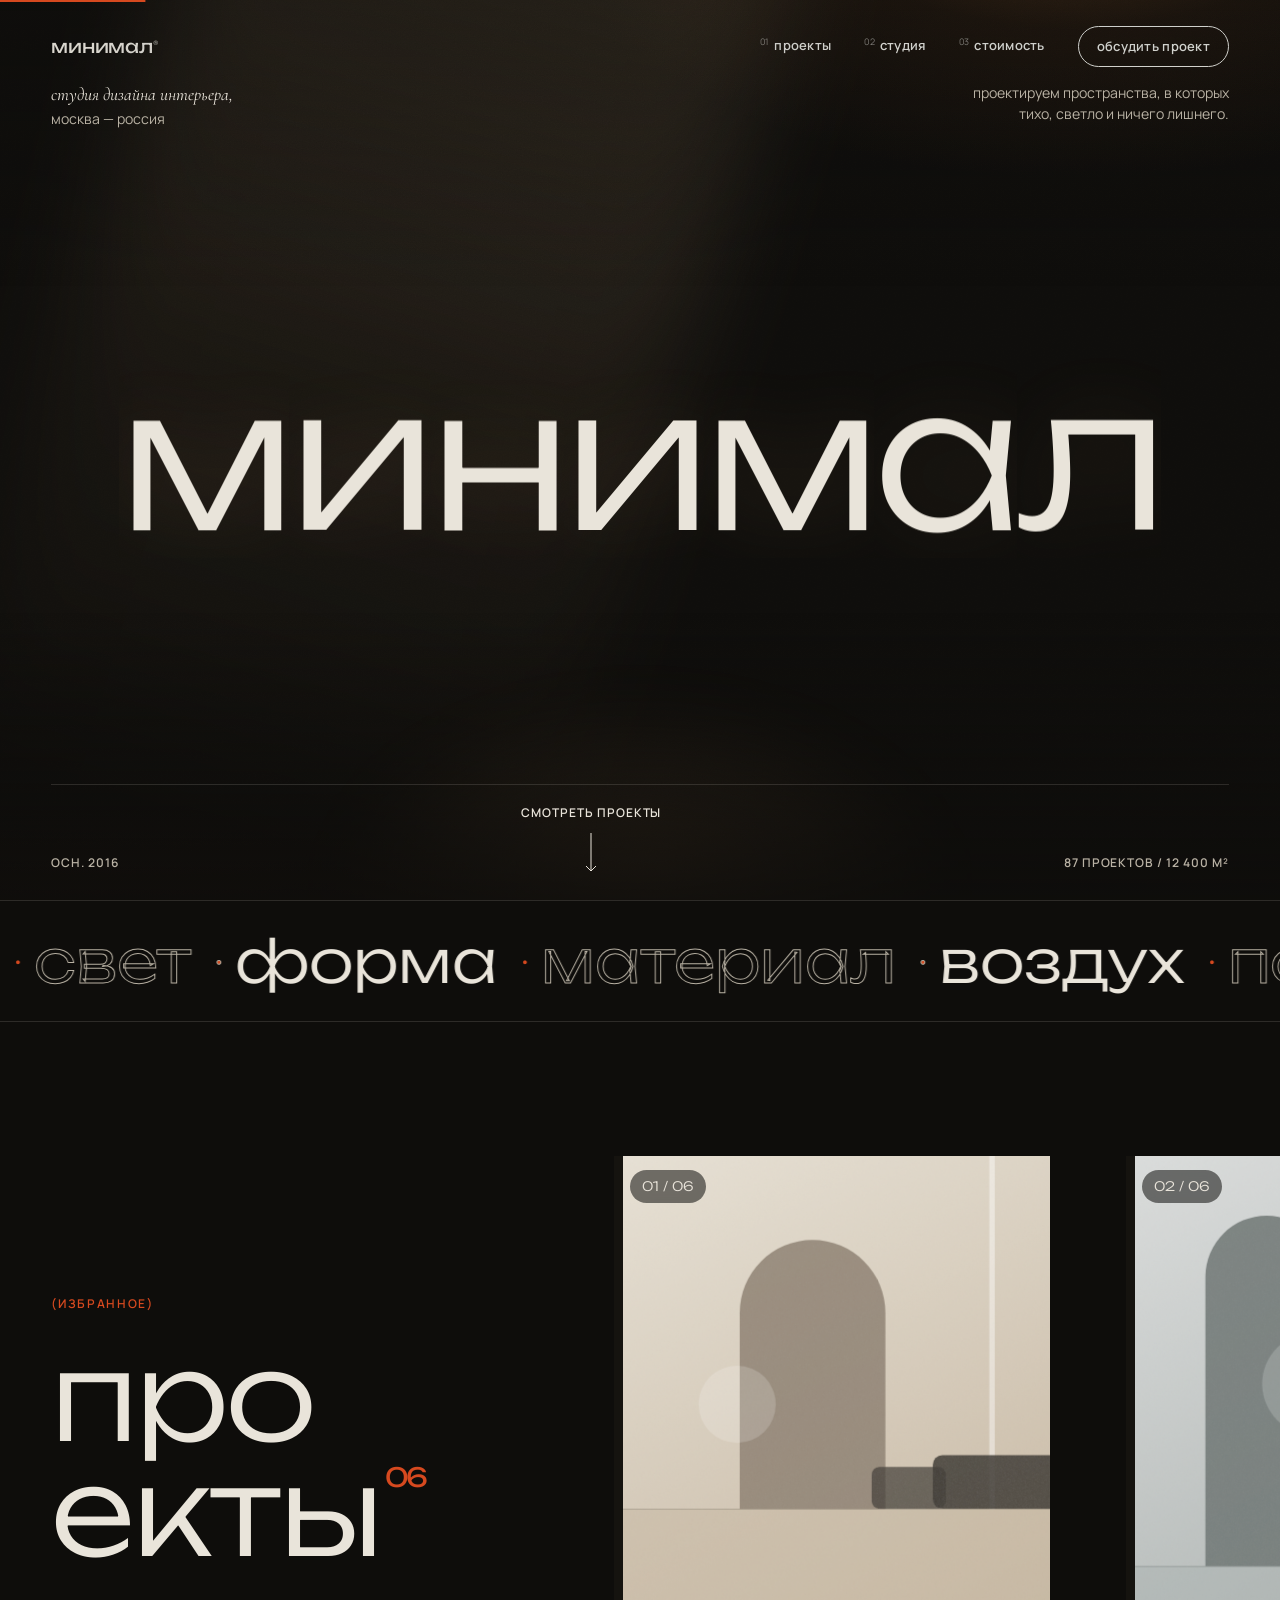
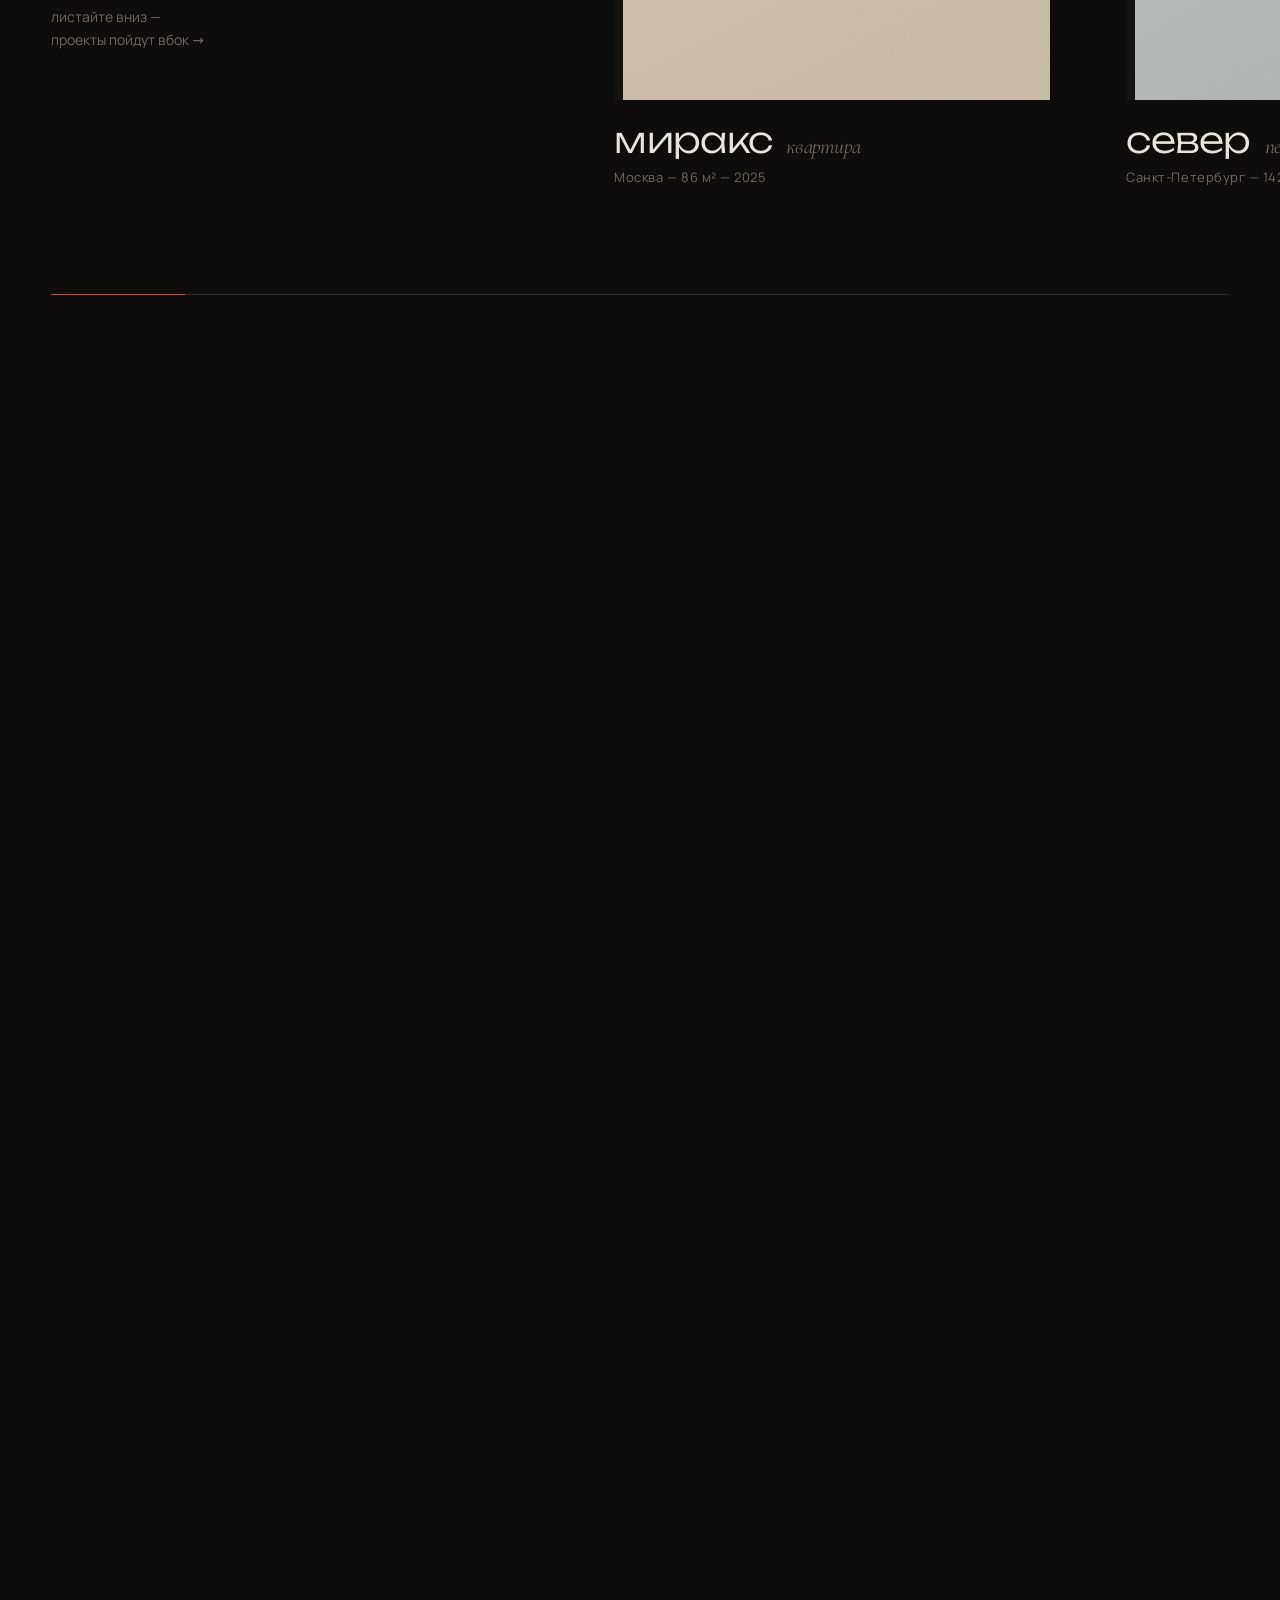
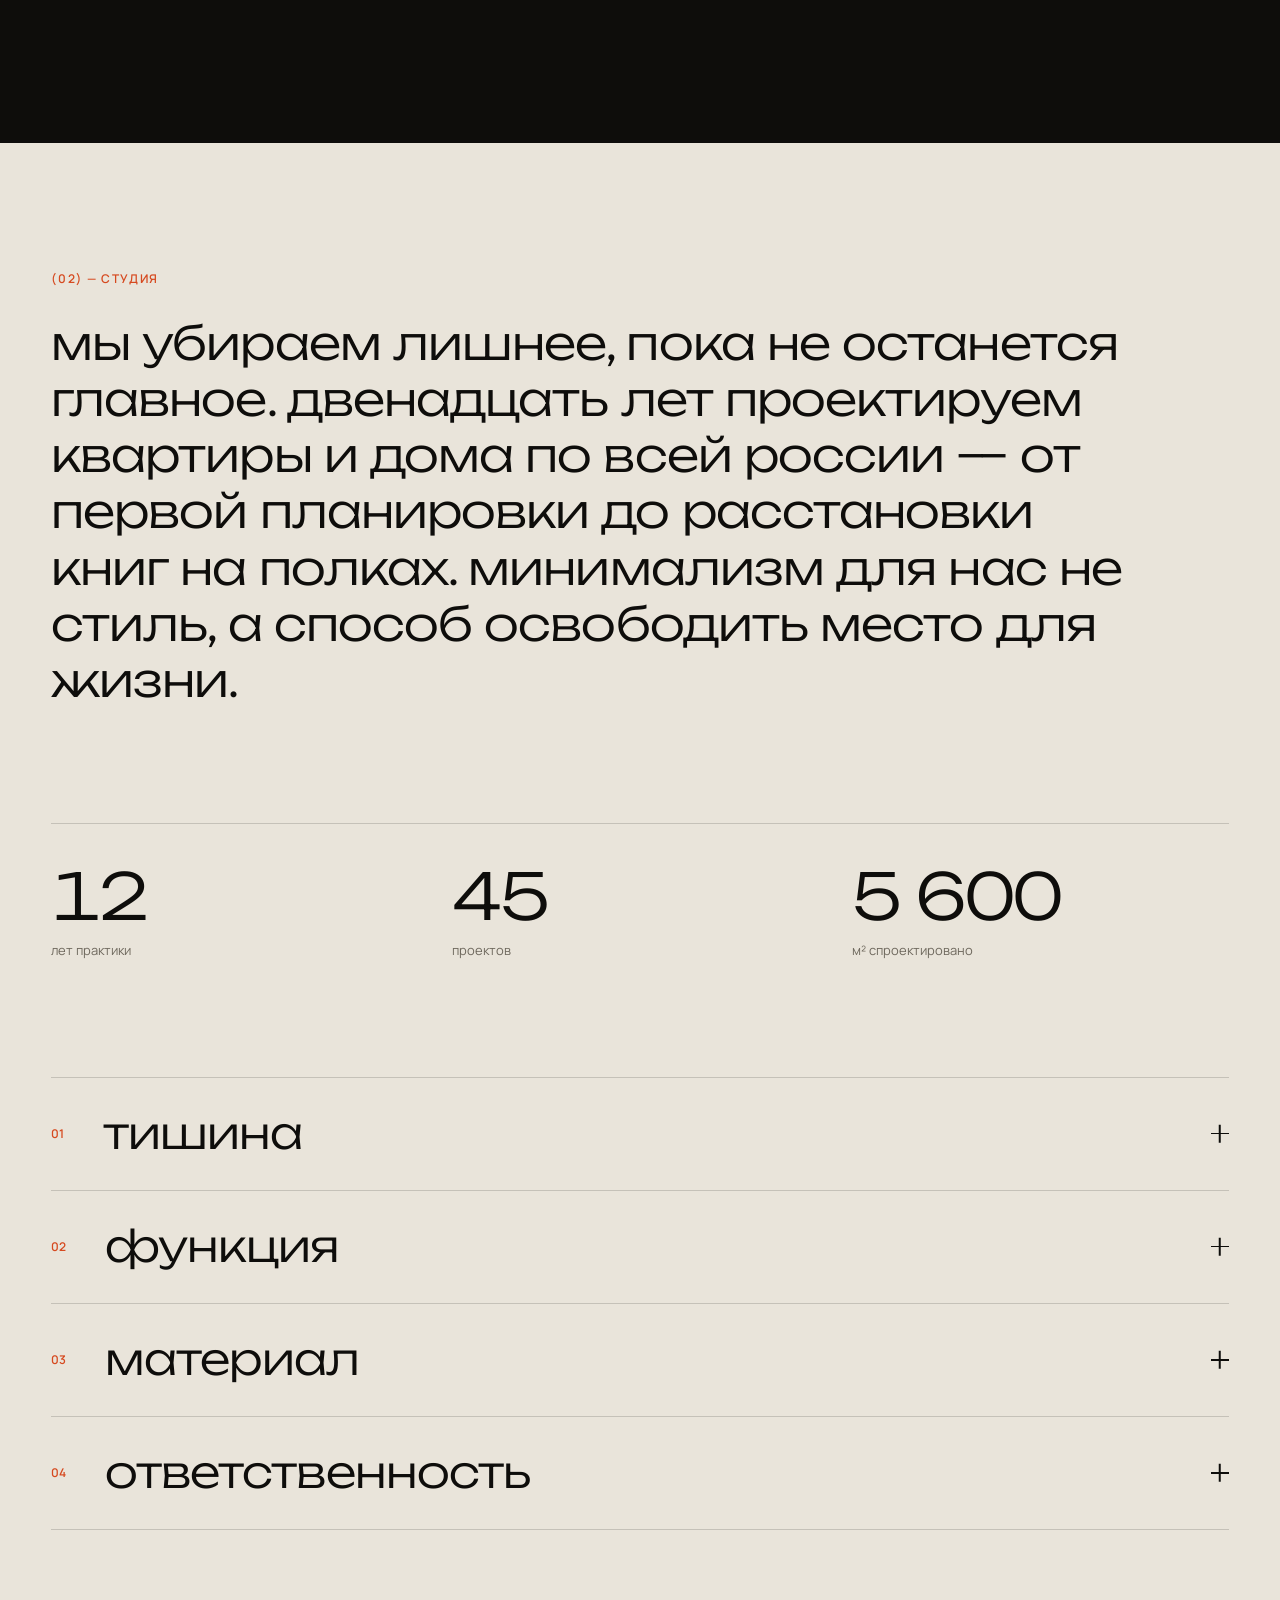
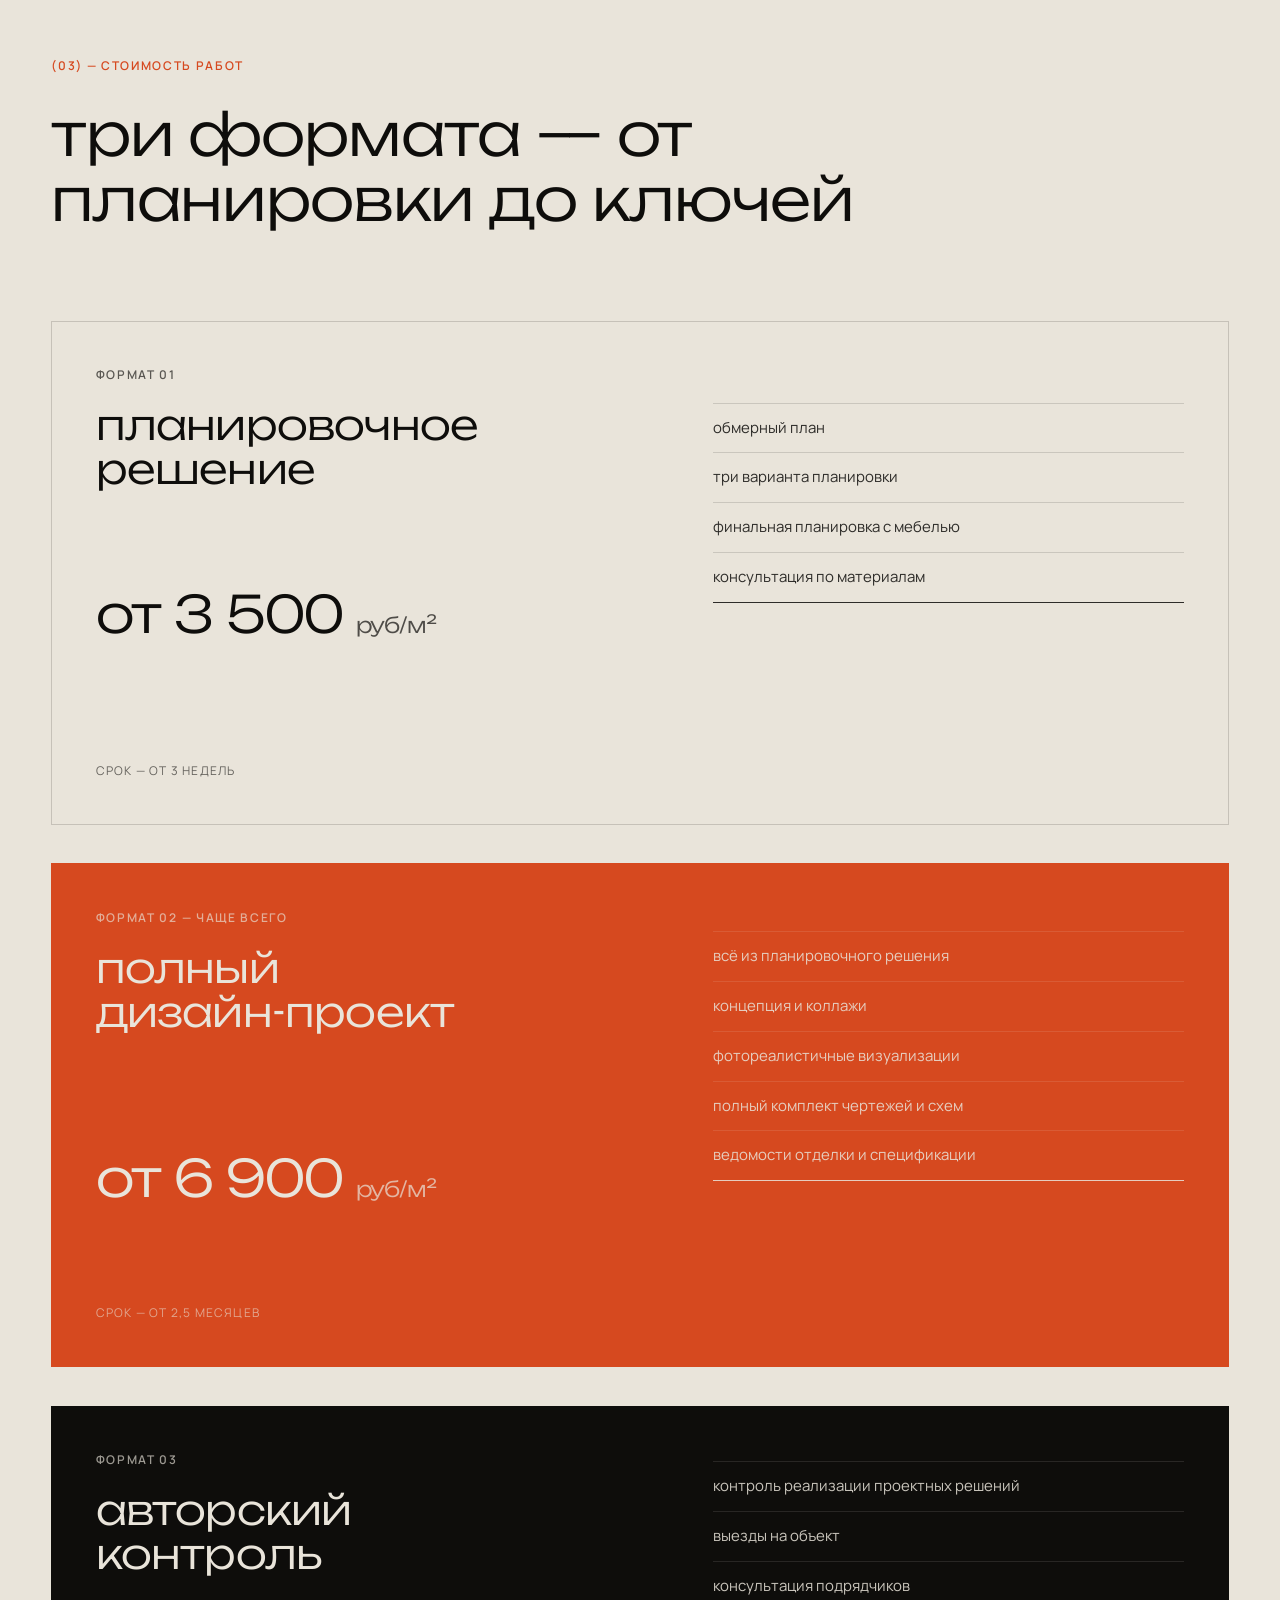
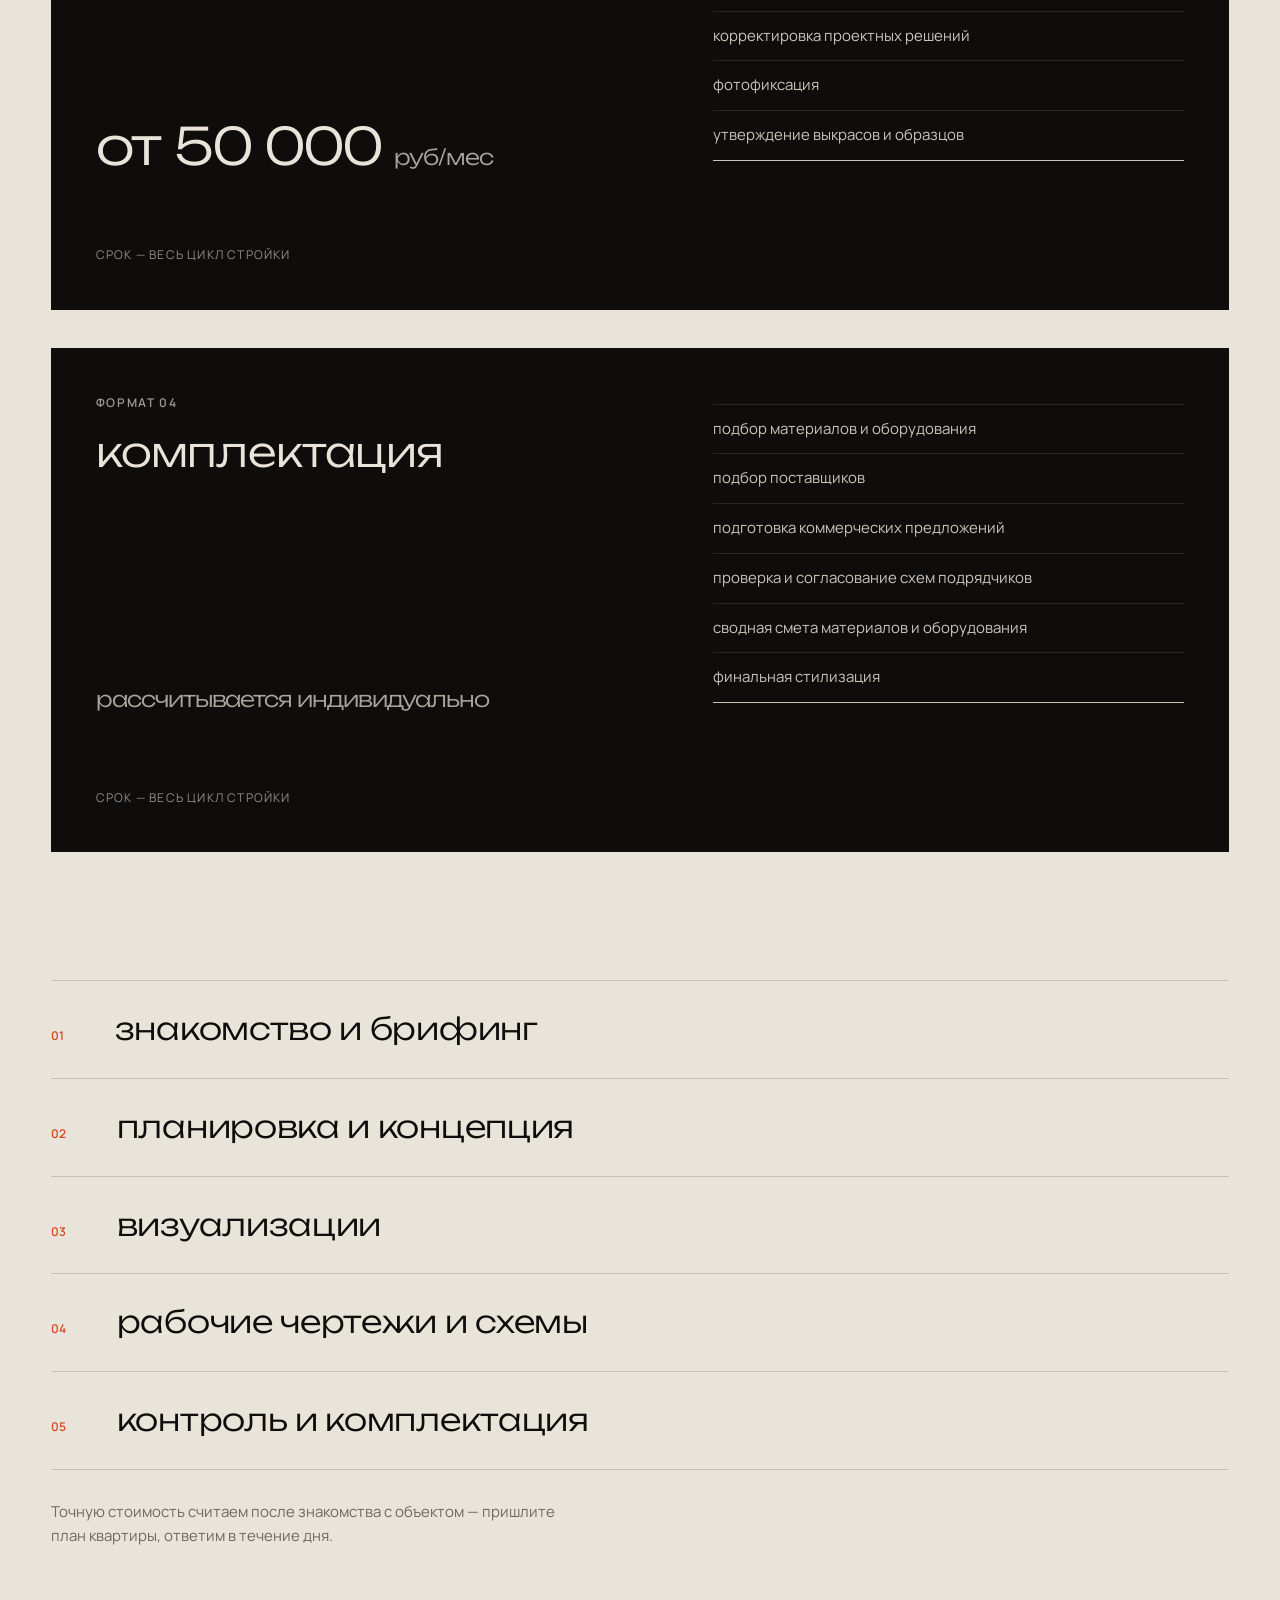
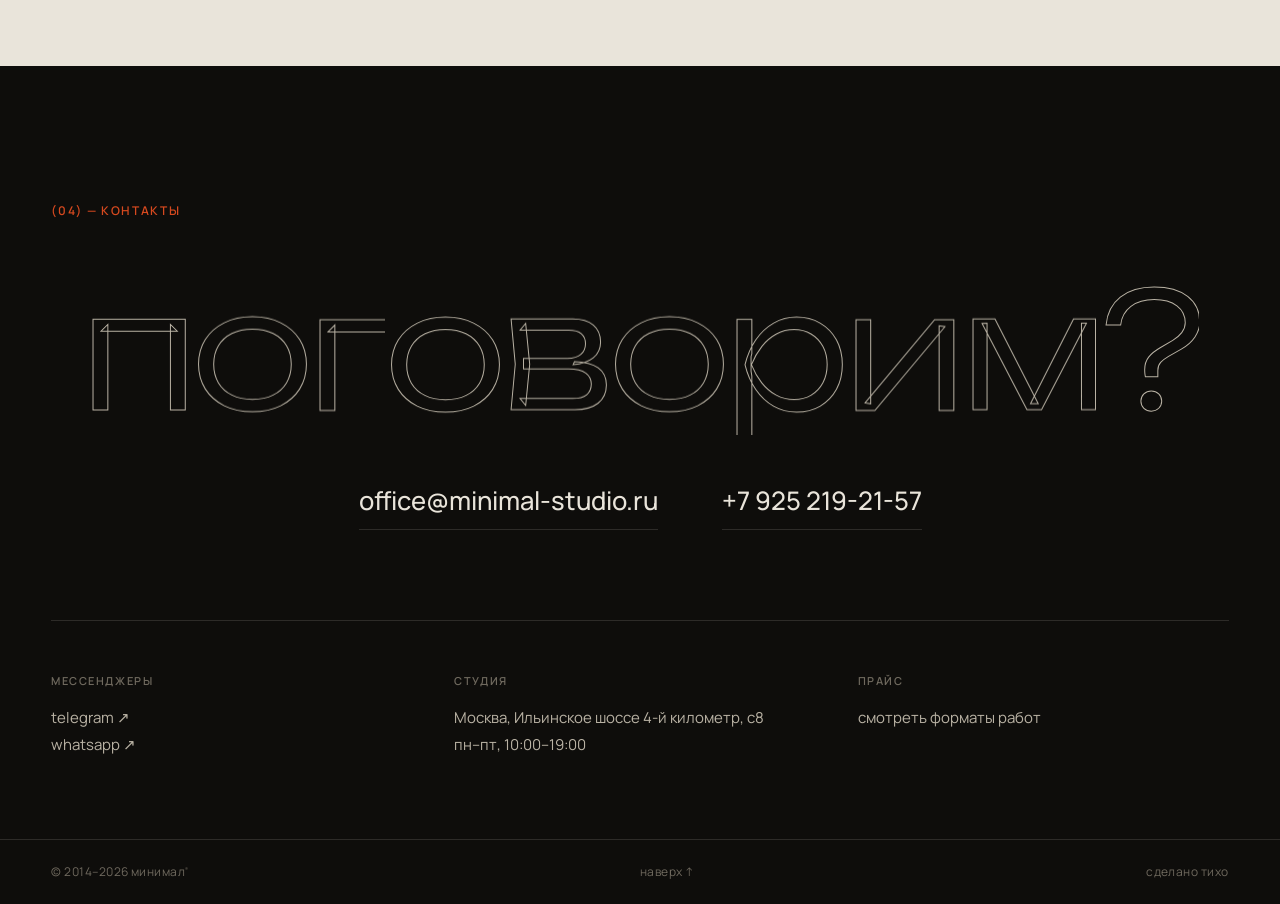
<file: index.html>
<!DOCTYPE html>
<html lang="ru">
<head>
  <meta charset="UTF-8">
  <meta name="viewport" content="width=device-width, initial-scale=1.0, viewport-fit=cover">
  <title>минимал — студия дизайна интерьера</title>
  <meta name="description" content="минимал — российская студия дизайна интерьера. Проектируем тихие, функциональные пространства: квартиры, дома, апартаменты. Москва и вся Россия.">
  <meta property="og:title" content="минимал — студия дизайна интерьера">
  <meta property="og:description" content="Свет, форма, тишина. Дизайн-проекты под ключ по всей России.">
  <meta name="theme-color" content="#0e0d0b">
  <link rel="icon" href="data:image/svg+xml,<svg xmlns='http://www.w3.org/2000/svg' viewBox='0 0 32 32'><rect width='32' height='32' fill='%230E0D0B'/><rect x='7' y='14' width='18' height='4' fill='%23D6491F'/></svg>">
  <link rel="stylesheet" href="assets/fonts/fonts.css">
  <link rel="stylesheet" href="assets/css/style.css">
</head>
<body data-page="home">

  <!-- Прелоадер -->
  <div class="preloader" aria-hidden="true">
    <div class="preloader__words">
      <span>свет</span><span>форма</span><span>тишина</span><span>минимал<sup>®</sup></span>
    </div>
    <span class="preloader__count">00</span>
  </div>

  <!-- Кастомный курсор -->
  <div class="cursor" aria-hidden="true">
    <span class="cursor__dot"></span>
    <span class="cursor__ring"><span class="cursor__label"></span></span>
  </div>

  <div class="progress" aria-hidden="true"></div>

  <header class="header">
    <a class="header__logo" href="index.html" aria-label="минимал — на главную">мини&shy;мал<sup>®</sup></a>
    <nav class="header__nav" aria-label="Основная навигация">
      <a href="#projects" data-scroll><sup>01</sup>проекты</a>
      <a href="#studio" data-scroll><sup>02</sup>студия</a>
      <a href="#pricing" data-scroll><sup>03</sup>стоимость</a>
      <a href="#contacts" data-scroll class="header__cta">обсудить проект</a>
    </nav>
    <button class="header__burger" aria-label="Открыть меню" aria-expanded="false">
      <span></span><span></span>
    </button>
  </header>

  <!-- Мобильное меню -->
  <div class="menu" aria-hidden="true">
    <nav class="menu__nav" aria-label="Мобильная навигация">
      <a href="#projects" data-scroll><em>01</em>проекты</a>
      <a href="#studio" data-scroll><em>02</em>студия</a>
      <a href="#pricing" data-scroll><em>03</em>стоимость</a>
      <a href="#contacts" data-scroll><em>04</em>контакты</a>
    </nav>
    <div class="menu__footer">
      <a href="mailto:hello@minimal.studio">hello@minimal.studio</a>
      <a href="tel:+74951234567">+7 495 123-45-67</a>
    </div>
  </div>

  <main id="main">

    <!-- ============ HERO ============ -->
    <section class="hero" id="top">
      <div class="hero__stage" aria-hidden="true">
        <span class="hero__beam"></span>
        <span class="hero__pool"></span>
        <span class="hero__torch"></span>
        <span class="hero__grain"></span>
      </div>
      <div class="hero__veil" aria-hidden="true"></div>

      <div class="hero__top">
        <p class="hero__note"><i>студия дизайна интерьера,</i><br>москва — россия</p>
        <p class="hero__note hero__note--right">проектируем пространства, в которых<br>тихо, светло и ничего лишнего.</p>
      </div>

      <h1 class="hero__title" data-chars aria-label="минимал">минимал</h1>

      <div class="hero__bottom">
        <span class="hero__tag">осн. 2016</span>
        <a class="hero__scroll" href="#projects" data-scroll data-cursor="вниз">
          <span>смотреть проекты</span>
          <svg width="12" height="40" viewBox="0 0 12 40" fill="none" aria-hidden="true"><path d="M6 0v38m0 0L1 33m5 5 5-5" stroke="currentColor"/></svg>
        </a>
        <span class="hero__tag">87 проектов / 12 400 м²</span>
      </div>
    </section>

    <!-- ============ ТИКЕР ============ -->
    <div class="ticker" aria-hidden="true">
      <div class="ticker__track">
        <span>тишина</span><b>свет</b><span>форма</span><b>материал</b><span>воздух</span><b>порядок</b><span>тишина</span><b>свет</b><span>форма</span><b>материал</b><span>воздух</span><b>порядок</b>
      </div>
    </div>

    <!-- ============ ПРОЕКТЫ (горизонтальный скролл) ============ -->
    <section class="hscroll" id="projects">
      <div class="hscroll__pin">
        <div class="hscroll__track" data-projects-track>
          <div class="hpanel hpanel--intro">
            <p class="hpanel__kicker">(избранное)</p>
            <h2 class="hpanel__title">про<br>екты<sup data-projects-count>06</sup></h2>
            <p class="hpanel__hint">листайте вниз —<br>проекты пойдут вбок →</p>
          </div>
          <!-- карточки из data/projects.json -->
          <div class="hpanel hpanel--outro">
            <p class="hpanel__kicker">(ваш — следующий)</p>
            <a class="hpanel__cta" href="#contacts" data-scroll data-cursor="написать">обсудить<br>ваш проект<em>→</em></a>
          </div>
        </div>
        <div class="hscroll__bar" aria-hidden="true"><span data-progress></span></div>
      </div>
    </section>

    <!-- ============ СТУДИЯ ============ -->
    <section class="studio" id="studio">
      <div class="studio__trail" aria-hidden="true"></div>
      <p class="studio__kicker">(02) — студия</p>
      <h2 class="studio__manifesto" data-lines>
        Мы убираем лишнее, пока не останется главное. Двенадцать лет проектируем квартиры и дома по всей России — от первой планировки до расстановки книг на полках. Минимализм для нас не стиль, а способ освободить место для жизни.
      </h2>

      <div class="studio__stats">
        <div class="stat"><b><span data-counter="12">0</span></b><span>лет практики</span></div>
        <div class="stat"><b><span data-counter="45">0</span></b><span>проектов</span></div>
        <div class="stat"><b><span data-counter="5600">0</span></b><span>м² спроектировано</span></div>
        <!-- <div class="stat"><b><span data-counter="14">0</span></b><span>наград и публикаций</span></div> -->
      </div>

      <ul class="acc" data-accordion>
        <li class="acc__item">
          <button class="acc__head" aria-expanded="false">
            <em>01</em><span>тишина</span><i class="acc__x" aria-hidden="true"></i>
          </button>
          <div class="acc__body"><p>Интерьер не должен требовать внимания. Хороший дом — тот, в котором отдыхают глаза: ничего не кричит, ничего не мигает, ничего не просит купить ещё одну вазу.</p></div>
        </li>
        <li class="acc__item">
          <button class="acc__head" aria-expanded="false">
            <em>02</em><span>функция</span><i class="acc__x" aria-hidden="true"></i>
          </button>
          <div class="acc__body"><p>Сначала сценарии жизни, потом картинка. Мы начинаем с того, как вы просыпаетесь, работаете и встречаете гостей — и только потом выбираем, какого цвета будет стена.</p></div>
        </li>
        <li class="acc__item">
          <button class="acc__head" aria-expanded="false">
            <em>03</em><span>материал</span><i class="acc__x" aria-hidden="true"></i>
          </button>
          <div class="acc__body"><p>Дерево, камень, известь, лён. Настоящие материалы стареют красиво: царапина на дубовом столе — биография, царапина на плёнке ПВХ — дефект.</p></div>
        </li>
        <li class="acc__item">
          <button class="acc__head" aria-expanded="false">
            <em>04</em><span>ответственность</span><i class="acc__x" aria-hidden="true"></i>
          </button>
          <div class="acc__body"><p>Ведём проект до конца: чертежи, авторский надзор, комплектация, приёмка. Сдаём дом, в котором можно жить, а не альбом с красивыми картинками.</p></div>
        </li>
      </ul>
    </section>

    <!-- ============ СТОИМОСТЬ ============ -->
    <section class="pricing" id="pricing">
      <p class="pricing__kicker">(03) — стоимость работ</p>
      <h2 class="pricing__title" data-lines>три формата — от планировки до ключей</h2>

      <div class="stack">
        <article class="stack__card">
          <div class="stack__head">
            <em>формат 01</em>
            <h3>планировочное решение</h3>
            <p class="stack__price">от 3 500 <span>руб/м²</span></p>
          </div>
          <ul>
            <li>обмерный план</li>
            <li>три варианта планировки</li>
            <li>финальная планировка с мебелью</li>
            <li>консультация по материалам</li>
          </ul>
          <p class="stack__term">срок — от 3 недель</p>
        </article>

        <article class="stack__card stack__card--accent">
          <div class="stack__head">
            <em>формат 02 — чаще всего</em>
            <h3>полный дизайн-проект</h3>
            <p class="stack__price">от 6 900 <span>руб/м²</span></p>
          </div>
          <ul>
            <li>всё из планировочного решения</li>
            <li>концепция и коллажи</li>
            <li>фотореалистичные визуализации</li>
            <li>полный комплект чертежей и схем</li>
            <li>ведомости отделки и спецификации</li>
          </ul>
          <p class="stack__term">срок — от 2,5 месяцев</p>
        </article>

        <!-- <article class="stack__card stack__card--dark">
          <div class="stack__head">
            <em>формат 03</em>
            <h3>проект + сопровождение</h3>
            <p class="stack__price">от 14 500 <span>руб/м²</span></p>
          </div>
          <ul>
            <li>всё из полного дизайн-проекта</li>
            <li>авторский контроль до сдачи</li>
            <li>комплектация</li>
            <li>приёмка работ у подрядчиков</li>
            <li>финальная стилизация</li>
          </ul>
          <p class="stack__term">срок — весь цикл стройки</p>
        </article> -->

        <article class="stack__card stack__card--dark">
          <div class="stack__head">
            <em>формат 03</em>
            <h3>авторский контроль</h3>
            <p class="stack__price">от 50 000 <span>руб/мес</span></p>
          </div>
          <ul>
            <li>контроль реализации проектных решений</li>
            <li>выезды на объект</li>
            <li>консультация подрядчиков</li>
            <li>корректировка проектных решений</li>
            <li>фотофиксация</li>
            <li>утверждение выкрасов и образцов</li>
          </ul>
          <p class="stack__term">срок — весь цикл стройки</p>
        </article>

        <article class="stack__card stack__card--dark">
          <div class="stack__head">
            <em>формат 04</em>
            <h3>комплектация</h3>
            <p class="stack__price"> <span>рассчитывается индивидуально</span></p>
          </div>
          <ul>
            <li>подбор материалов и оборудования</li>
            <li>подбор поставщиков</li>
            <li>подготовка коммерческих предложений</li>
            <li>проверка и согласование схем подрядчиков</li>
            <li>сводная смета материалов и оборудования</li>
            <li>финальная стилизация</li>
          </ul>
          <p class="stack__term">срок — весь цикл стройки</p>
        </article>
      </div>

      <ol class="steps">
        <li><em>01</em><span>знакомство и брифинг</span></li>
        <li><em>02</em><span>планировка и концепция</span></li>
        <li><em>03</em><span>визуализации</span></li>
        <li><em>04</em><span>рабочие чертежи и схемы</span></li>
        <li><em>05</em><span>контроль и комплектация</span></li>
      </ol>
      <p class="pricing__note">Точную стоимость считаем после знакомства с объектом — пришлите план квартиры, ответим в течение дня.</p>
    </section>

    <!-- ============ КОНТАКТЫ ============ -->
    <section class="contacts" id="contacts">
      <p class="contacts__kicker">(04) — контакты</p>
      <a class="contacts__word" href="mailto:hello@minimal.studio?subject=Проект%20для%20студии%20минимал" data-chars data-cursor="написать" aria-label="Поговорим? Написать на почту">пого&shy;ворим?</a>
      <div class="contacts__row">
        <a class="contacts__mail" href="mailto:hello@minimal.studio">office@minimal-studio.ru</a>
        <a class="contacts__mail" href="tel:+79252192157">+7 925 219-21-57</a>
      </div>
      <div class="contacts__grid">
        <div>
          <h4>мессенджеры</h4>
          <a href="https://t.me/minimal_studio" target="_blank" rel="noopener">telegram ↗</a>
          <a href="https://wa.me/74951234567" target="_blank" rel="noopener">whatsapp ↗</a>
        </div>
        <div>
          <h4>студия</h4>
          <p>Москва, Ильинское шоссе 4-й километр, с8<br>пн–пт, 10:00–19:00</p>
        </div>
        <div>
          <h4>прайс</h4>
          <a href="#pricing" data-scroll>смотреть форматы работ</a>
        </div>
      </div>
    </section>
  </main>

  <footer class="footer">
    <span>© 2014–2026 минимал<sup>®</sup></span>
    <a href="#top" data-scroll>наверх ↑</a>
    <span>сделано тихо</span>
  </footer>

  <script src="assets/vendor/gsap.min.js"></script>
  <script src="assets/vendor/ScrollTrigger.min.js"></script>
  <script src="assets/vendor/ScrollToPlugin.min.js"></script>
  <script src="assets/vendor/lenis.min.js"></script>
  <script src="assets/js/common.js"></script>
  <script src="assets/js/hero-light.js"></script>
  <script src="assets/js/main.js"></script>
</body>
</html>
</file>
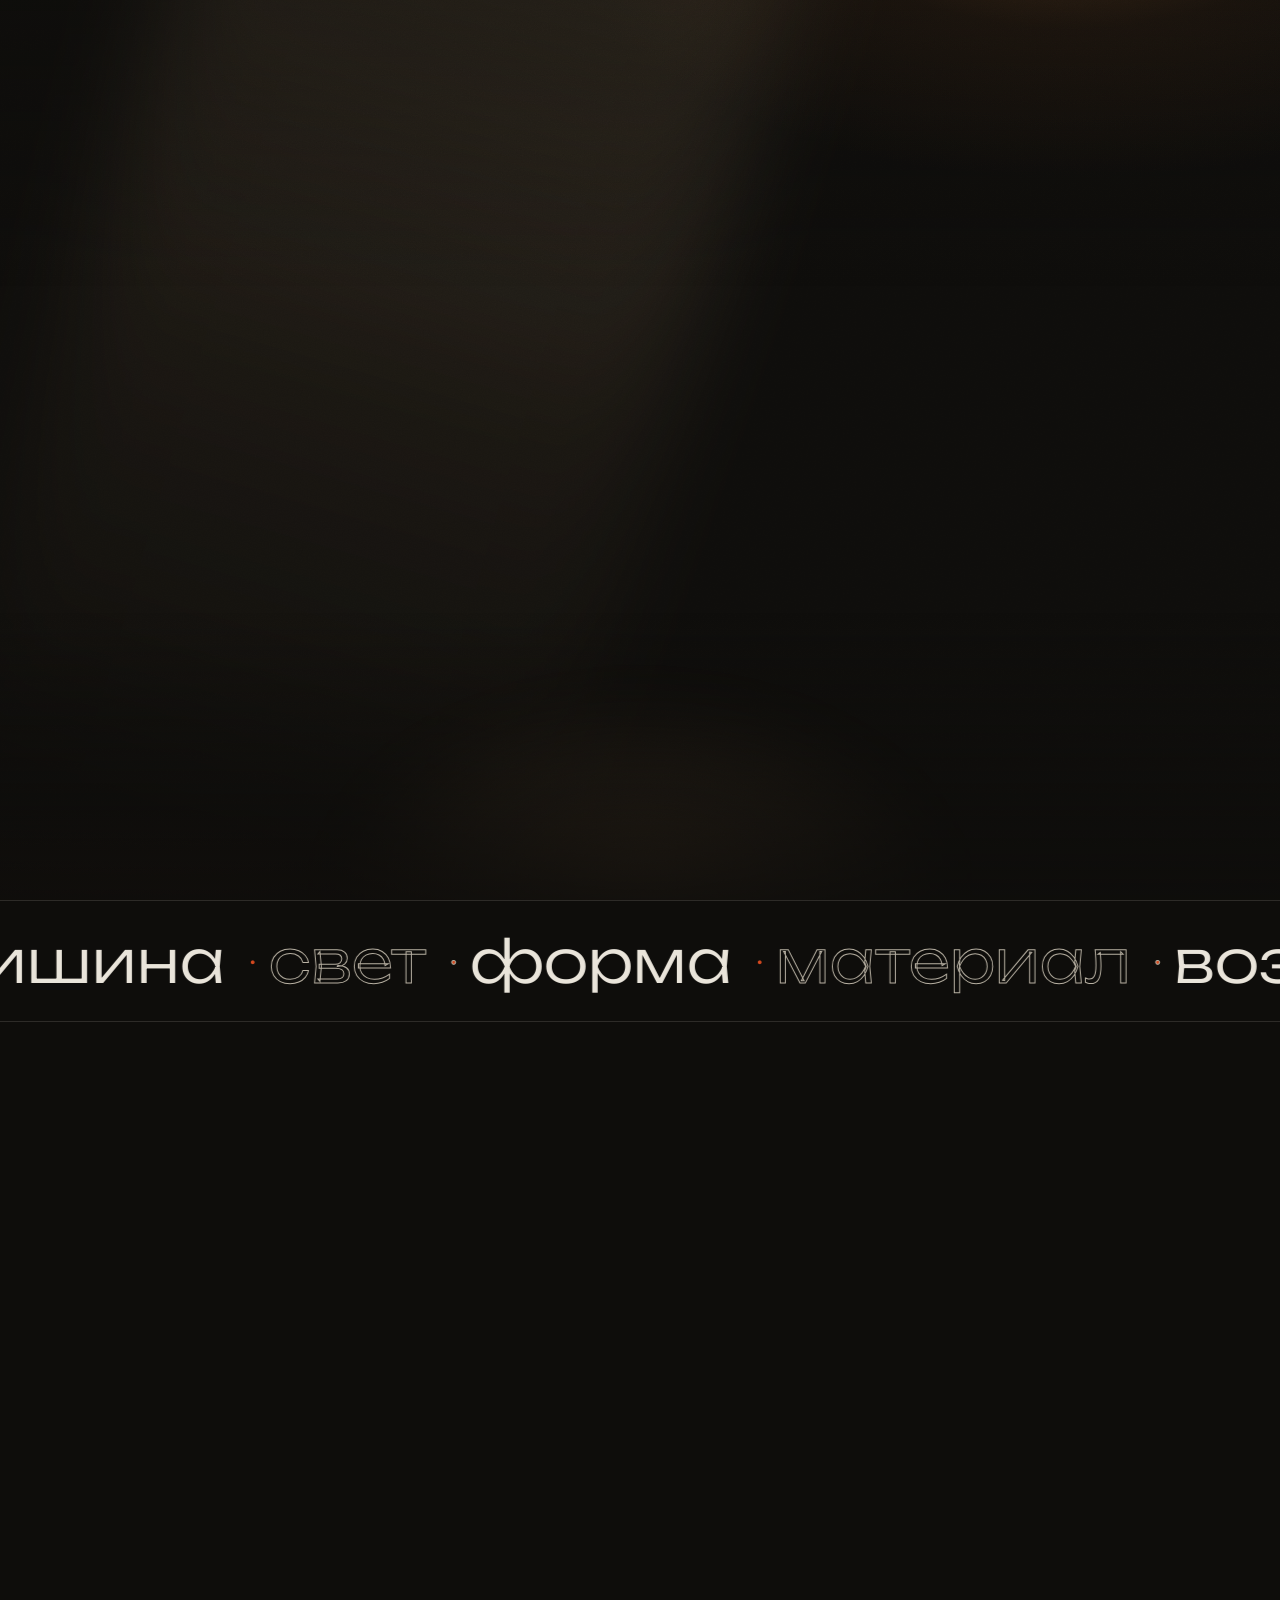
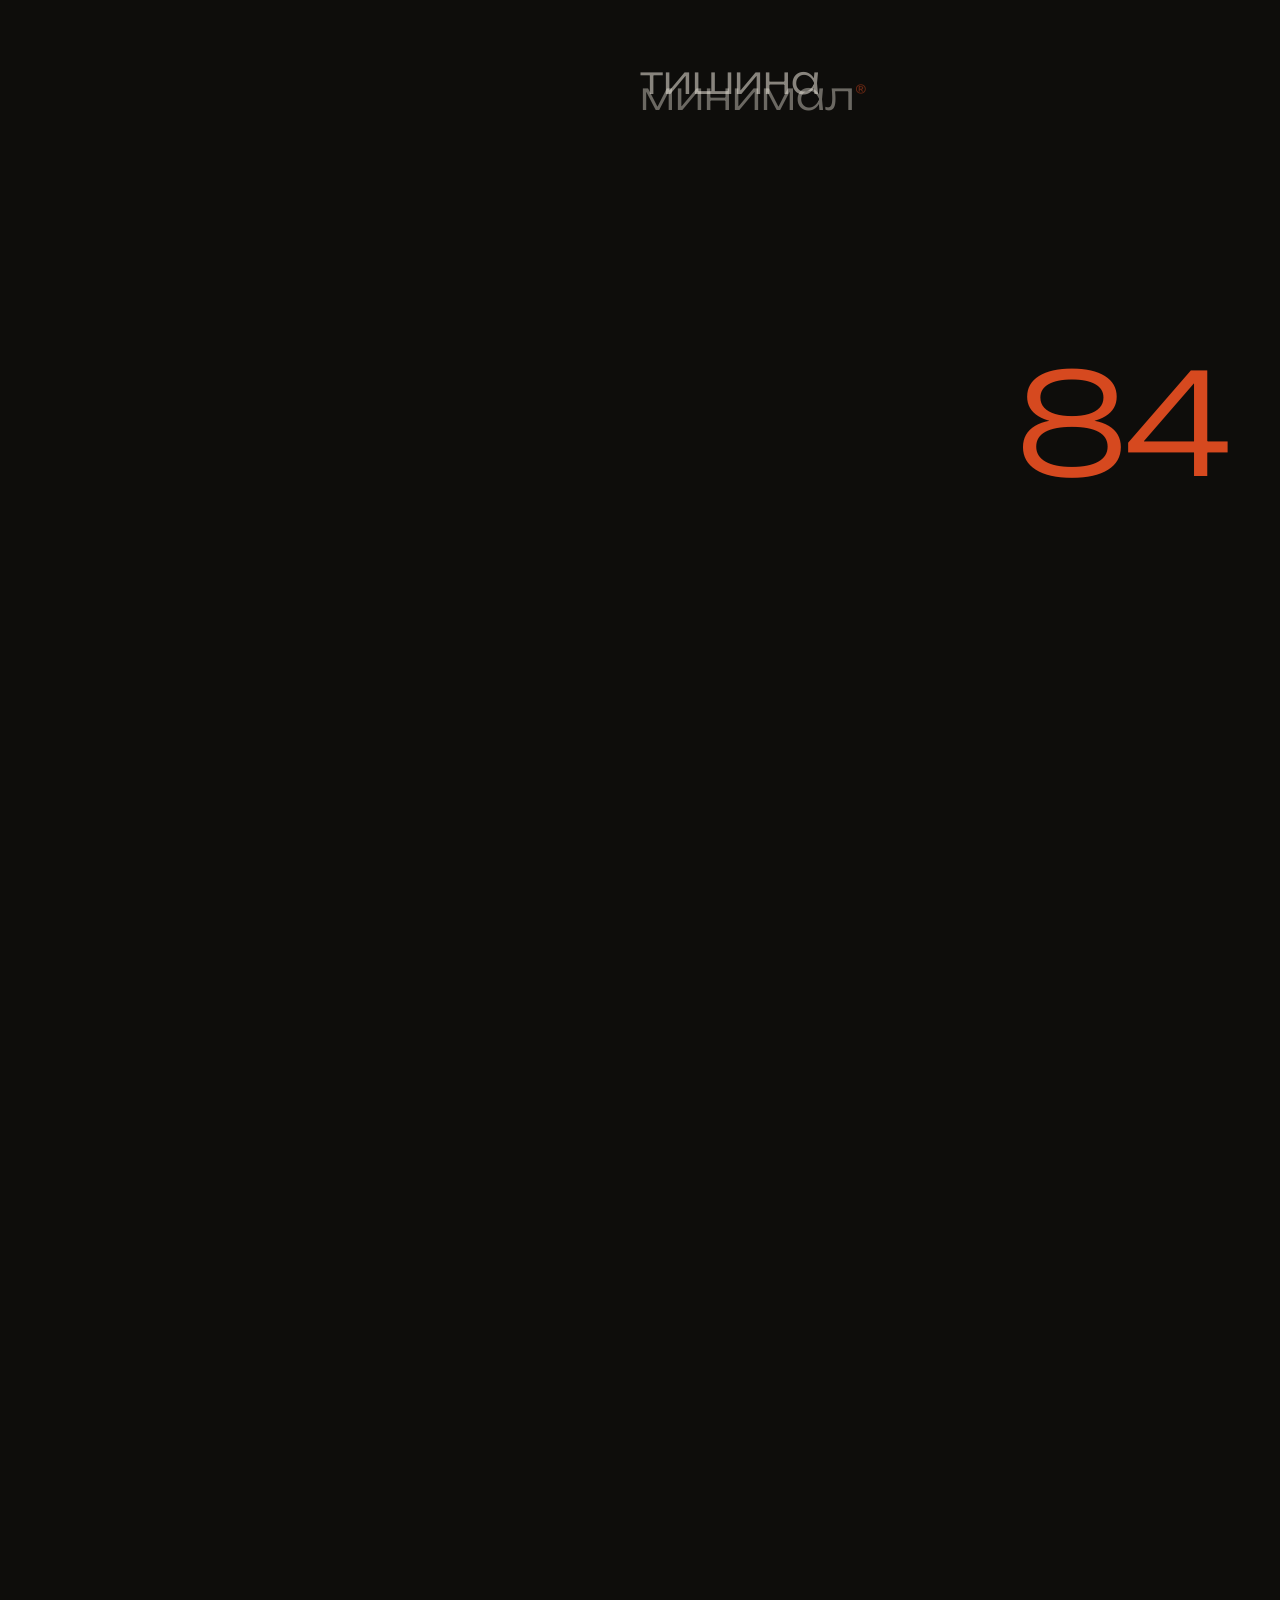
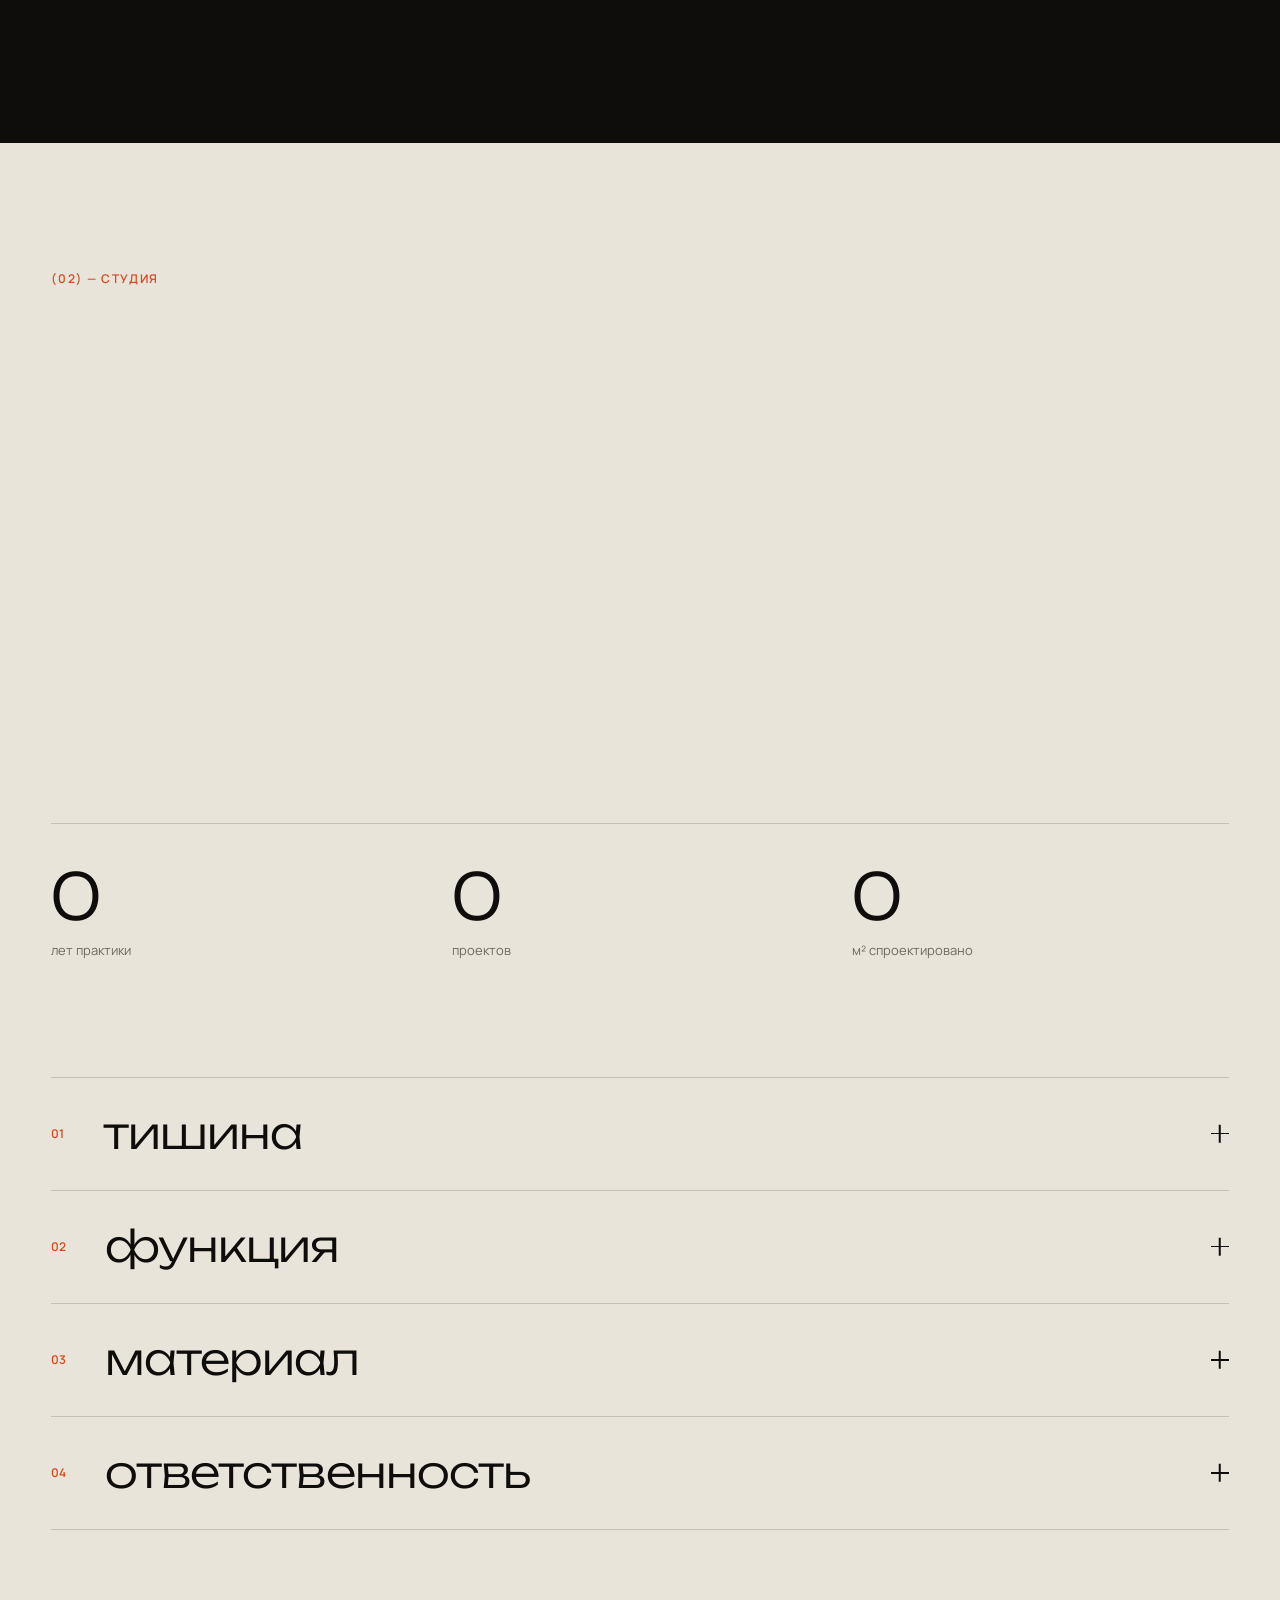
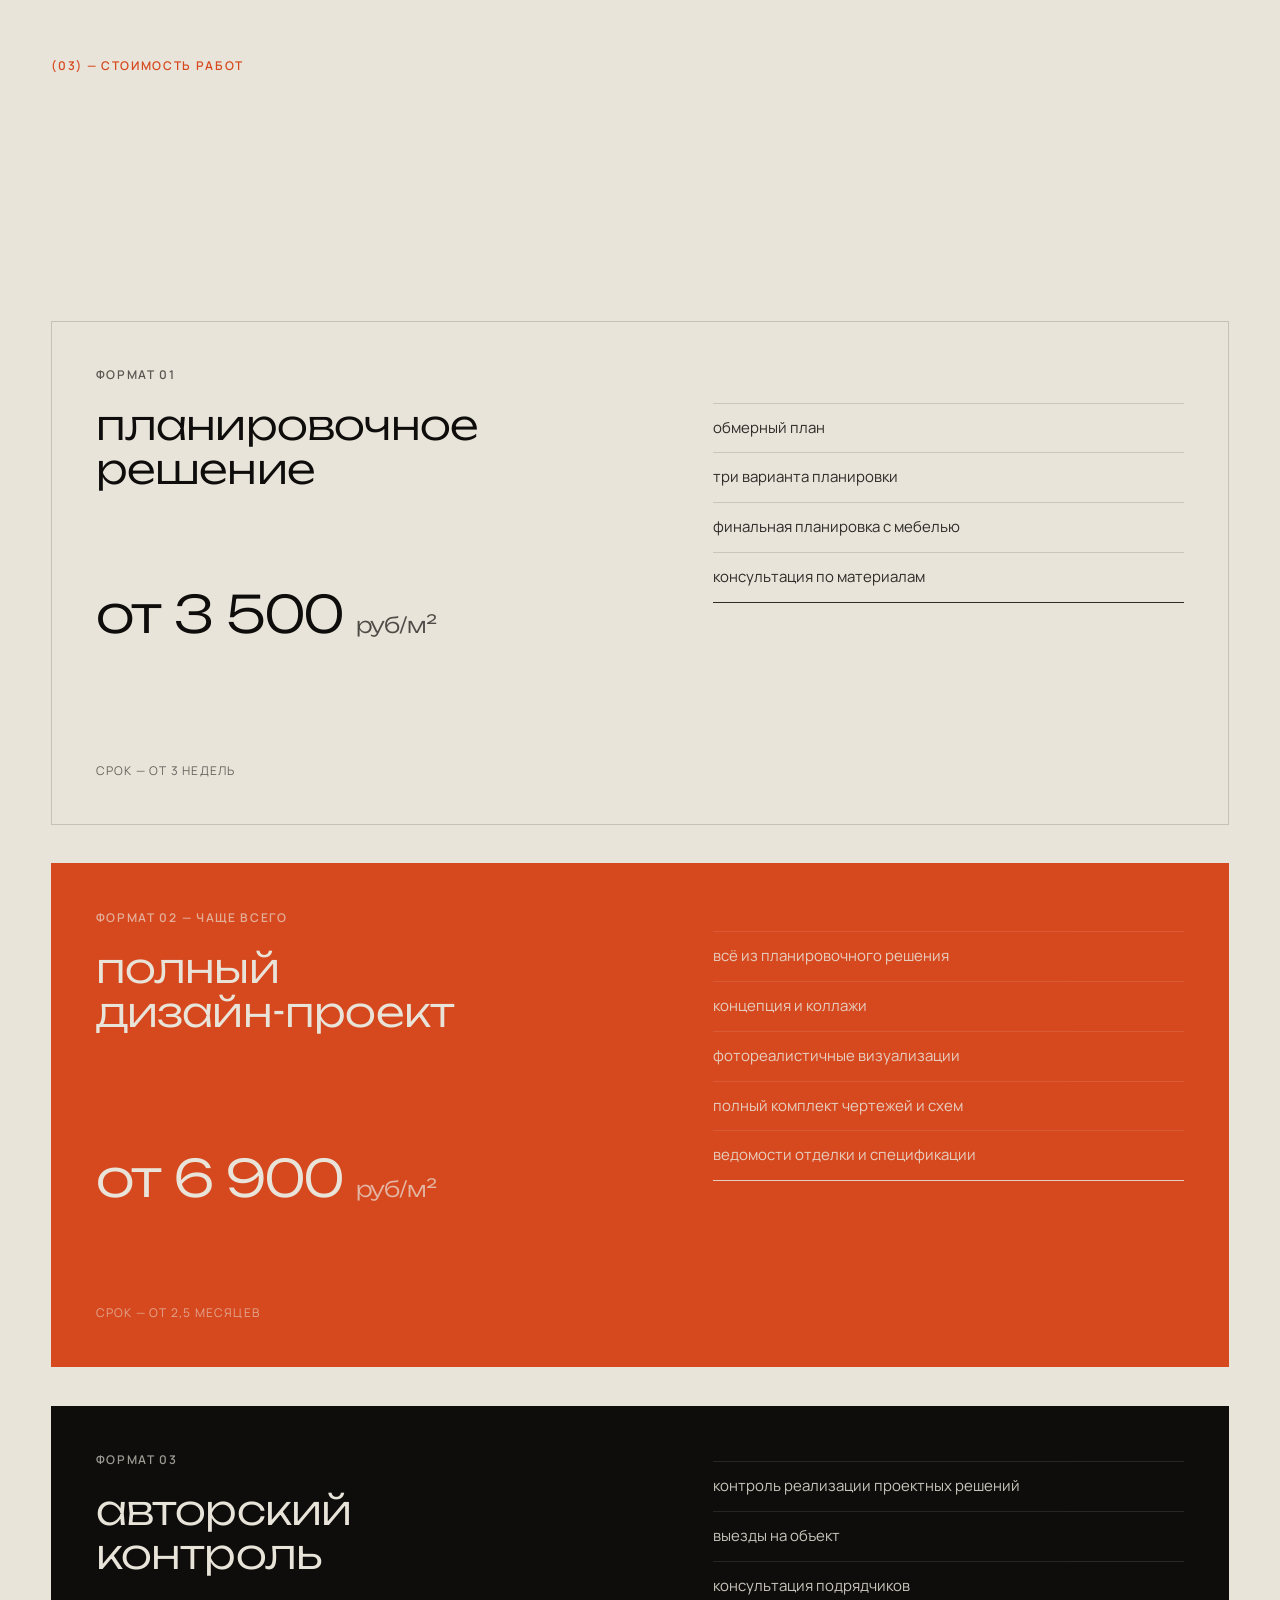
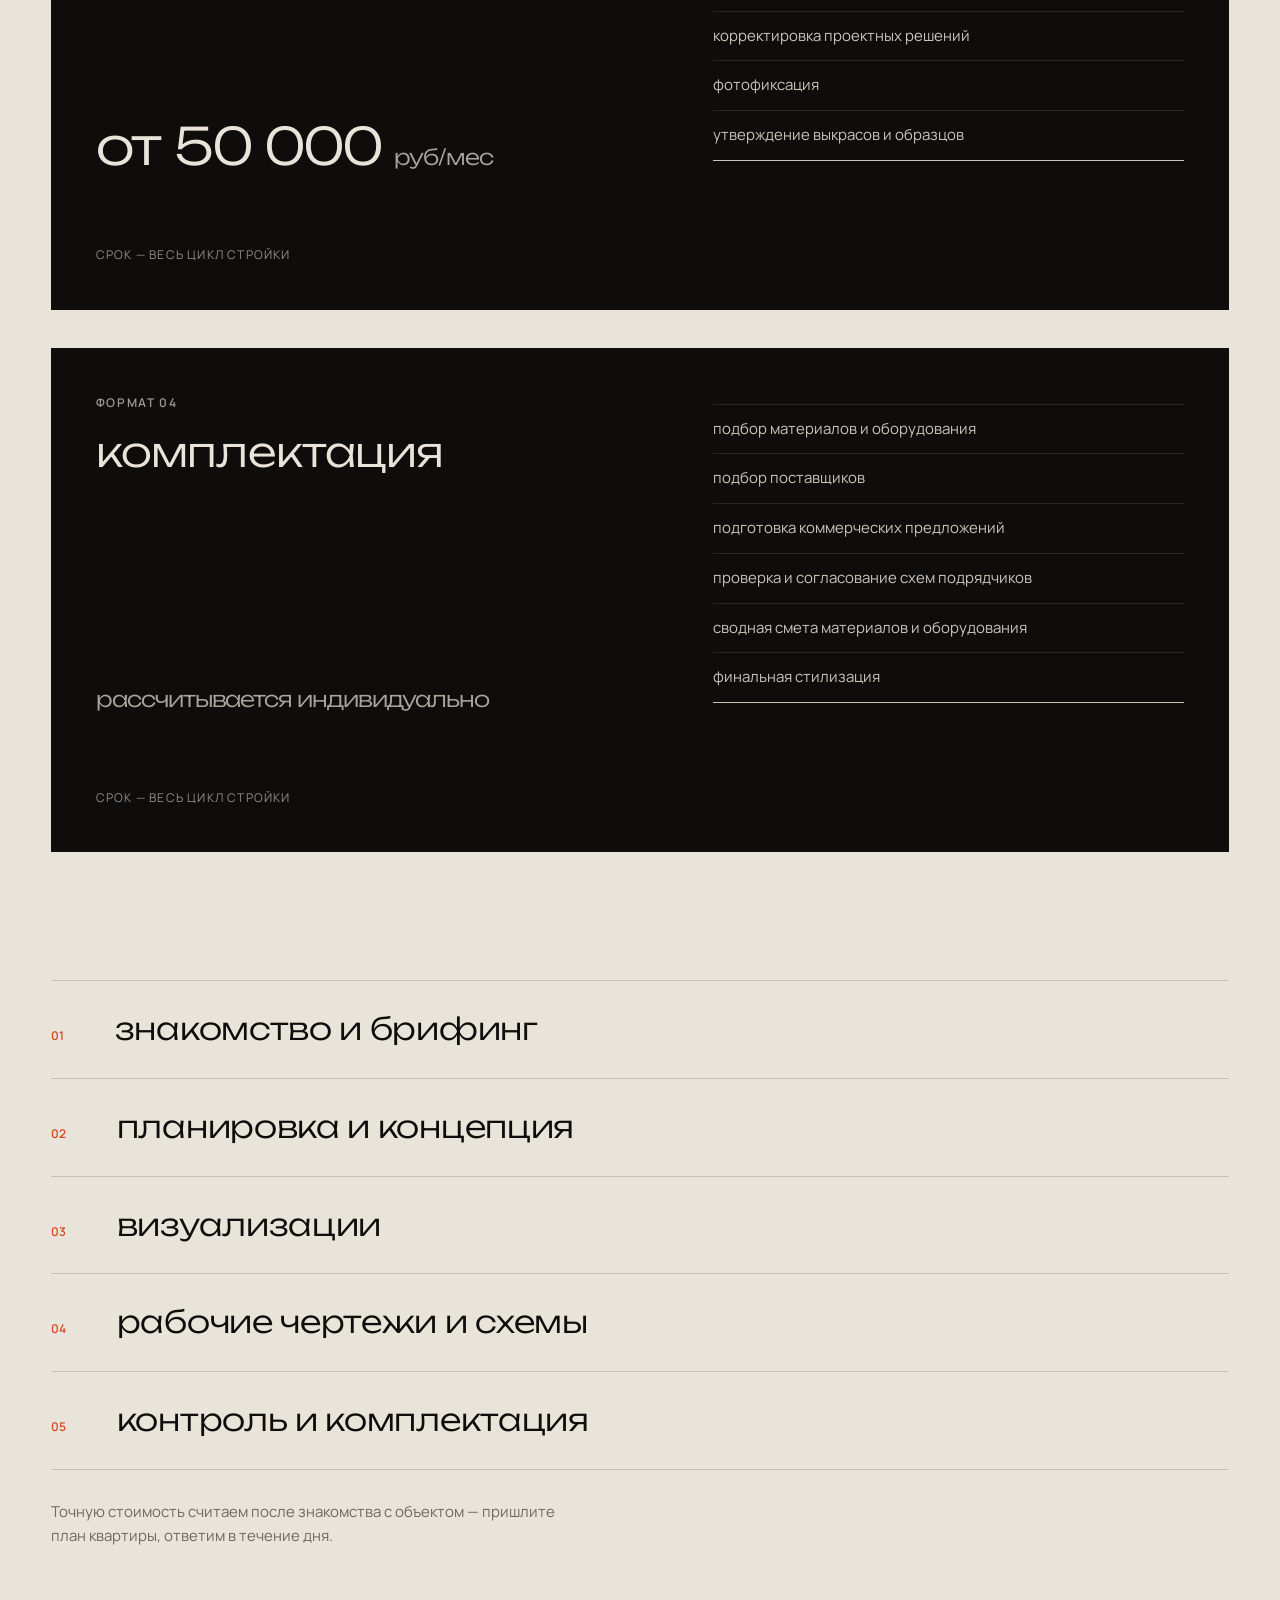
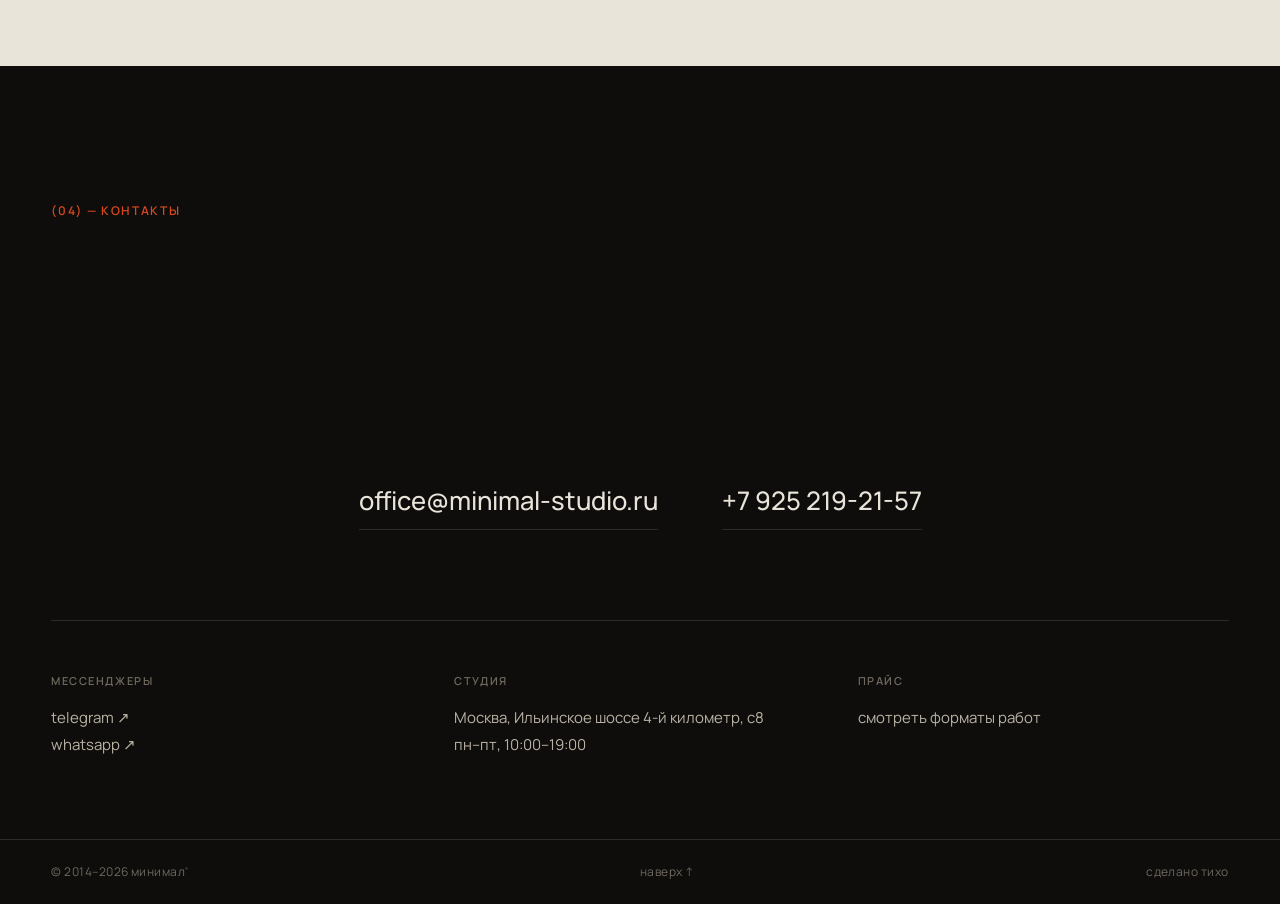
<file: project.html>
<!DOCTYPE html>
<html lang="ru">
<head>
  <meta charset="UTF-8">
  <meta name="viewport" content="width=device-width, initial-scale=1.0, viewport-fit=cover">
  <title>проект — минимал</title>
  <meta name="description" content="Проект студии дизайна интерьера минимал.">
  <meta name="theme-color" content="#0e0d0b">
  <link rel="icon" href="data:image/svg+xml,<svg xmlns='http://www.w3.org/2000/svg' viewBox='0 0 32 32'><rect width='32' height='32' fill='%230E0D0B'/><rect x='7' y='14' width='18' height='4' fill='%23D6491F'/></svg>">
  <link rel="stylesheet" href="assets/fonts/fonts.css">
  <link rel="stylesheet" href="assets/css/style.css">
</head>
<body data-page="project">

  <div class="cursor" aria-hidden="true">
    <span class="cursor__dot"></span>
    <span class="cursor__ring"><span class="cursor__label"></span></span>
  </div>

  <div class="progress" aria-hidden="true"></div>

  <header class="header">
    <a class="header__logo" href="index.html" aria-label="минимал — на главную">минимал<sup>®</sup></a>
    <nav class="header__nav" aria-label="Основная навигация">
      <a href="index.html#projects">← все проекты</a>
      <a href="index.html#contacts" class="header__cta">обсудить проект</a>
    </nav>
    <button class="header__burger" aria-label="Открыть меню" aria-expanded="false">
      <span></span><span></span>
    </button>
  </header>

  <div class="menu" aria-hidden="true">
    <nav class="menu__nav" aria-label="Мобильная навигация">
      <a href="index.html#projects"><em>01</em>все проекты</a>
      <a href="index.html#studio"><em>02</em>студия</a>
      <a href="index.html#pricing"><em>03</em>стоимость</a>
      <a href="index.html#contacts"><em>04</em>контакты</a>
    </nav>
    <div class="menu__footer">
      <a href="mailto:hello@minimal.studio">hello@minimal.studio</a>
      <a href="tel:+74951234567">+7 495 123-45-67</a>
    </div>
  </div>

  <main id="main" class="project" data-project-root>
    <!-- наполняется из data/projects.json (см. assets/js/project.js) -->
    <p class="project__loading">загружаем проект…</p>
  </main>

  <footer class="footer">
    <span>© 2016–2026 минимал<sup>®</sup></span>
    <a href="index.html">на главную</a>
    <span>сделано тихо</span>
  </footer>

  <script src="assets/vendor/gsap.min.js"></script>
  <script src="assets/vendor/ScrollTrigger.min.js"></script>
  <script src="assets/vendor/ScrollToPlugin.min.js"></script>
  <script src="assets/vendor/lenis.min.js"></script>
  <script src="assets/js/common.js"></script>
  <script src="assets/js/project.js"></script>
</body>
</html>
</file>
<file: assets/fonts/fonts.css>
/* cyrillic-ext */
@font-face {
  font-family: 'Cormorant Garamond';
  font-style: italic;
  font-weight: 400;
  font-display: swap;
  src: url(CormorantGaramond-400i-cyrillic-ext.woff2) format('woff2');
  unicode-range: U+0460-052F, U+1C80-1C8A, U+20B4, U+2DE0-2DFF, U+A640-A69F, U+FE2E-FE2F;
}
/* cyrillic */
@font-face {
  font-family: 'Cormorant Garamond';
  font-style: italic;
  font-weight: 400;
  font-display: swap;
  src: url(CormorantGaramond-400i-cyrillic.woff2) format('woff2');
  unicode-range: U+0301, U+0400-045F, U+0490-0491, U+04B0-04B1, U+2116;
}
/* latin */
@font-face {
  font-family: 'Cormorant Garamond';
  font-style: italic;
  font-weight: 400;
  font-display: swap;
  src: url(CormorantGaramond-400i-latin.woff2) format('woff2');
  unicode-range: U+0000-00FF, U+0131, U+0152-0153, U+02BB-02BC, U+02C6, U+02DA, U+02DC, U+0304, U+0308, U+0329, U+2000-206F, U+20AC, U+2122, U+2191, U+2193, U+2212, U+2215, U+FEFF, U+FFFD;
}
/* cyrillic-ext */
@font-face {
  font-family: 'Cormorant Garamond';
  font-style: italic;
  font-weight: 500;
  font-display: swap;
  src: url(CormorantGaramond-500i-cyrillic-ext.woff2) format('woff2');
  unicode-range: U+0460-052F, U+1C80-1C8A, U+20B4, U+2DE0-2DFF, U+A640-A69F, U+FE2E-FE2F;
}
/* cyrillic */
@font-face {
  font-family: 'Cormorant Garamond';
  font-style: italic;
  font-weight: 500;
  font-display: swap;
  src: url(CormorantGaramond-500i-cyrillic.woff2) format('woff2');
  unicode-range: U+0301, U+0400-045F, U+0490-0491, U+04B0-04B1, U+2116;
}
/* latin */
@font-face {
  font-family: 'Cormorant Garamond';
  font-style: italic;
  font-weight: 500;
  font-display: swap;
  src: url(CormorantGaramond-500i-latin.woff2) format('woff2');
  unicode-range: U+0000-00FF, U+0131, U+0152-0153, U+02BB-02BC, U+02C6, U+02DA, U+02DC, U+0304, U+0308, U+0329, U+2000-206F, U+20AC, U+2122, U+2191, U+2193, U+2212, U+2215, U+FEFF, U+FFFD;
}
/* cyrillic-ext */
@font-face {
  font-family: 'Cormorant Garamond';
  font-style: normal;
  font-weight: 400;
  font-display: swap;
  src: url(CormorantGaramond-400-cyrillic-ext.woff2) format('woff2');
  unicode-range: U+0460-052F, U+1C80-1C8A, U+20B4, U+2DE0-2DFF, U+A640-A69F, U+FE2E-FE2F;
}
/* cyrillic */
@font-face {
  font-family: 'Cormorant Garamond';
  font-style: normal;
  font-weight: 400;
  font-display: swap;
  src: url(CormorantGaramond-400-cyrillic.woff2) format('woff2');
  unicode-range: U+0301, U+0400-045F, U+0490-0491, U+04B0-04B1, U+2116;
}
/* latin */
@font-face {
  font-family: 'Cormorant Garamond';
  font-style: normal;
  font-weight: 400;
  font-display: swap;
  src: url(CormorantGaramond-400-latin.woff2) format('woff2');
  unicode-range: U+0000-00FF, U+0131, U+0152-0153, U+02BB-02BC, U+02C6, U+02DA, U+02DC, U+0304, U+0308, U+0329, U+2000-206F, U+20AC, U+2122, U+2191, U+2193, U+2212, U+2215, U+FEFF, U+FFFD;
}
/* cyrillic-ext */
@font-face {
  font-family: 'Cormorant Garamond';
  font-style: normal;
  font-weight: 500;
  font-display: swap;
  src: url(CormorantGaramond-500-cyrillic-ext.woff2) format('woff2');
  unicode-range: U+0460-052F, U+1C80-1C8A, U+20B4, U+2DE0-2DFF, U+A640-A69F, U+FE2E-FE2F;
}
/* cyrillic */
@font-face {
  font-family: 'Cormorant Garamond';
  font-style: normal;
  font-weight: 500;
  font-display: swap;
  src: url(CormorantGaramond-500-cyrillic.woff2) format('woff2');
  unicode-range: U+0301, U+0400-045F, U+0490-0491, U+04B0-04B1, U+2116;
}
/* latin */
@font-face {
  font-family: 'Cormorant Garamond';
  font-style: normal;
  font-weight: 500;
  font-display: swap;
  src: url(CormorantGaramond-500-latin.woff2) format('woff2');
  unicode-range: U+0000-00FF, U+0131, U+0152-0153, U+02BB-02BC, U+02C6, U+02DA, U+02DC, U+0304, U+0308, U+0329, U+2000-206F, U+20AC, U+2122, U+2191, U+2193, U+2212, U+2215, U+FEFF, U+FFFD;
}
/* cyrillic-ext */
@font-face {
  font-family: 'Manrope';
  font-style: normal;
  font-weight: 300;
  font-display: swap;
  src: url(Manrope-300-cyrillic-ext.woff2) format('woff2');
  unicode-range: U+0460-052F, U+1C80-1C8A, U+20B4, U+2DE0-2DFF, U+A640-A69F, U+FE2E-FE2F;
}
/* cyrillic */
@font-face {
  font-family: 'Manrope';
  font-style: normal;
  font-weight: 300;
  font-display: swap;
  src: url(Manrope-300-cyrillic.woff2) format('woff2');
  unicode-range: U+0301, U+0400-045F, U+0490-0491, U+04B0-04B1, U+2116;
}
/* latin */
@font-face {
  font-family: 'Manrope';
  font-style: normal;
  font-weight: 300;
  font-display: swap;
  src: url(Manrope-300-latin.woff2) format('woff2');
  unicode-range: U+0000-00FF, U+0131, U+0152-0153, U+02BB-02BC, U+02C6, U+02DA, U+02DC, U+0304, U+0308, U+0329, U+2000-206F, U+20AC, U+2122, U+2191, U+2193, U+2212, U+2215, U+FEFF, U+FFFD;
}
/* cyrillic-ext */
@font-face {
  font-family: 'Manrope';
  font-style: normal;
  font-weight: 400;
  font-display: swap;
  src: url(Manrope-400-cyrillic-ext.woff2) format('woff2');
  unicode-range: U+0460-052F, U+1C80-1C8A, U+20B4, U+2DE0-2DFF, U+A640-A69F, U+FE2E-FE2F;
}
/* cyrillic */
@font-face {
  font-family: 'Manrope';
  font-style: normal;
  font-weight: 400;
  font-display: swap;
  src: url(Manrope-400-cyrillic.woff2) format('woff2');
  unicode-range: U+0301, U+0400-045F, U+0490-0491, U+04B0-04B1, U+2116;
}
/* latin */
@font-face {
  font-family: 'Manrope';
  font-style: normal;
  font-weight: 400;
  font-display: swap;
  src: url(Manrope-400-latin.woff2) format('woff2');
  unicode-range: U+0000-00FF, U+0131, U+0152-0153, U+02BB-02BC, U+02C6, U+02DA, U+02DC, U+0304, U+0308, U+0329, U+2000-206F, U+20AC, U+2122, U+2191, U+2193, U+2212, U+2215, U+FEFF, U+FFFD;
}
/* cyrillic-ext */
@font-face {
  font-family: 'Manrope';
  font-style: normal;
  font-weight: 500;
  font-display: swap;
  src: url(Manrope-500-cyrillic-ext.woff2) format('woff2');
  unicode-range: U+0460-052F, U+1C80-1C8A, U+20B4, U+2DE0-2DFF, U+A640-A69F, U+FE2E-FE2F;
}
/* cyrillic */
@font-face {
  font-family: 'Manrope';
  font-style: normal;
  font-weight: 500;
  font-display: swap;
  src: url(Manrope-500-cyrillic.woff2) format('woff2');
  unicode-range: U+0301, U+0400-045F, U+0490-0491, U+04B0-04B1, U+2116;
}
/* latin */
@font-face {
  font-family: 'Manrope';
  font-style: normal;
  font-weight: 500;
  font-display: swap;
  src: url(Manrope-500-latin.woff2) format('woff2');
  unicode-range: U+0000-00FF, U+0131, U+0152-0153, U+02BB-02BC, U+02C6, U+02DA, U+02DC, U+0304, U+0308, U+0329, U+2000-206F, U+20AC, U+2122, U+2191, U+2193, U+2212, U+2215, U+FEFF, U+FFFD;
}
/* cyrillic-ext */
@font-face {
  font-family: 'Manrope';
  font-style: normal;
  font-weight: 600;
  font-display: swap;
  src: url(Manrope-600-cyrillic-ext.woff2) format('woff2');
  unicode-range: U+0460-052F, U+1C80-1C8A, U+20B4, U+2DE0-2DFF, U+A640-A69F, U+FE2E-FE2F;
}
/* cyrillic */
@font-face {
  font-family: 'Manrope';
  font-style: normal;
  font-weight: 600;
  font-display: swap;
  src: url(Manrope-600-cyrillic.woff2) format('woff2');
  unicode-range: U+0301, U+0400-045F, U+0490-0491, U+04B0-04B1, U+2116;
}
/* latin */
@font-face {
  font-family: 'Manrope';
  font-style: normal;
  font-weight: 600;
  font-display: swap;
  src: url(Manrope-600-latin.woff2) format('woff2');
  unicode-range: U+0000-00FF, U+0131, U+0152-0153, U+02BB-02BC, U+02C6, U+02DA, U+02DC, U+0304, U+0308, U+0329, U+2000-206F, U+20AC, U+2122, U+2191, U+2193, U+2212, U+2215, U+FEFF, U+FFFD;
}
/* cyrillic-ext */
@font-face {
  font-family: 'Manrope';
  font-style: normal;
  font-weight: 700;
  font-display: swap;
  src: url(Manrope-700-cyrillic-ext.woff2) format('woff2');
  unicode-range: U+0460-052F, U+1C80-1C8A, U+20B4, U+2DE0-2DFF, U+A640-A69F, U+FE2E-FE2F;
}
/* cyrillic */
@font-face {
  font-family: 'Manrope';
  font-style: normal;
  font-weight: 700;
  font-display: swap;
  src: url(Manrope-700-cyrillic.woff2) format('woff2');
  unicode-range: U+0301, U+0400-045F, U+0490-0491, U+04B0-04B1, U+2116;
}
/* latin */
@font-face {
  font-family: 'Manrope';
  font-style: normal;
  font-weight: 700;
  font-display: swap;
  src: url(Manrope-700-latin.woff2) format('woff2');
  unicode-range: U+0000-00FF, U+0131, U+0152-0153, U+02BB-02BC, U+02C6, U+02DA, U+02DC, U+0304, U+0308, U+0329, U+2000-206F, U+20AC, U+2122, U+2191, U+2193, U+2212, U+2215, U+FEFF, U+FFFD;
}

/* cyrillic-ext */
@font-face {
  font-family: 'Unbounded';
  font-style: normal;
  font-weight: 300;
  font-display: swap;
  src: url(Unbounded-300-cyrillic-ext.woff2) format('woff2');
  unicode-range: U+0460-052F, U+1C80-1C8A, U+20B4, U+2DE0-2DFF, U+A640-A69F, U+FE2E-FE2F;
}
/* cyrillic */
@font-face {
  font-family: 'Unbounded';
  font-style: normal;
  font-weight: 300;
  font-display: swap;
  src: url(Unbounded-300-cyrillic.woff2) format('woff2');
  unicode-range: U+0301, U+0400-045F, U+0490-0491, U+04B0-04B1, U+2116;
}
/* latin */
@font-face {
  font-family: 'Unbounded';
  font-style: normal;
  font-weight: 300;
  font-display: swap;
  src: url(Unbounded-300-latin.woff2) format('woff2');
  unicode-range: U+0000-00FF, U+0131, U+0152-0153, U+02BB-02BC, U+02C6, U+02DA, U+02DC, U+0304, U+0308, U+0329, U+2000-206F, U+20AC, U+2122, U+2191, U+2193, U+2212, U+2215, U+FEFF, U+FFFD;
}
/* cyrillic-ext */
@font-face {
  font-family: 'Unbounded';
  font-style: normal;
  font-weight: 400;
  font-display: swap;
  src: url(Unbounded-400-cyrillic-ext.woff2) format('woff2');
  unicode-range: U+0460-052F, U+1C80-1C8A, U+20B4, U+2DE0-2DFF, U+A640-A69F, U+FE2E-FE2F;
}
/* cyrillic */
@font-face {
  font-family: 'Unbounded';
  font-style: normal;
  font-weight: 400;
  font-display: swap;
  src: url(Unbounded-400-cyrillic.woff2) format('woff2');
  unicode-range: U+0301, U+0400-045F, U+0490-0491, U+04B0-04B1, U+2116;
}
/* latin */
@font-face {
  font-family: 'Unbounded';
  font-style: normal;
  font-weight: 400;
  font-display: swap;
  src: url(Unbounded-400-latin.woff2) format('woff2');
  unicode-range: U+0000-00FF, U+0131, U+0152-0153, U+02BB-02BC, U+02C6, U+02DA, U+02DC, U+0304, U+0308, U+0329, U+2000-206F, U+20AC, U+2122, U+2191, U+2193, U+2212, U+2215, U+FEFF, U+FFFD;
}
/* cyrillic-ext */
@font-face {
  font-family: 'Unbounded';
  font-style: normal;
  font-weight: 500;
  font-display: swap;
  src: url(Unbounded-500-cyrillic-ext.woff2) format('woff2');
  unicode-range: U+0460-052F, U+1C80-1C8A, U+20B4, U+2DE0-2DFF, U+A640-A69F, U+FE2E-FE2F;
}
/* cyrillic */
@font-face {
  font-family: 'Unbounded';
  font-style: normal;
  font-weight: 500;
  font-display: swap;
  src: url(Unbounded-500-cyrillic.woff2) format('woff2');
  unicode-range: U+0301, U+0400-045F, U+0490-0491, U+04B0-04B1, U+2116;
}
/* latin */
@font-face {
  font-family: 'Unbounded';
  font-style: normal;
  font-weight: 500;
  font-display: swap;
  src: url(Unbounded-500-latin.woff2) format('woff2');
  unicode-range: U+0000-00FF, U+0131, U+0152-0153, U+02BB-02BC, U+02C6, U+02DA, U+02DC, U+0304, U+0308, U+0329, U+2000-206F, U+20AC, U+2122, U+2191, U+2193, U+2212, U+2215, U+FEFF, U+FFFD;
}
</file>
<file: assets/css/style.css>
/* ============================================================
   минимал® — студия дизайна интерьера · v2 «свет в темноте»
   ============================================================ */

:root {
  --ink: #0e0d0b;
  --ink-2: #15130f;
  --paper: #e9e4da;
  --paper-dim: #b9b2a4;
  --fog: rgba(233, 228, 218, 0.5);
  --accent: #d6491f;
  --line-d: rgba(233, 228, 218, 0.14);
  --line-l: rgba(14, 13, 11, 0.16);
  --smoke: #6f695e;
  --pad: clamp(20px, 4vw, 72px);
  --font-display: "Unbounded", "Manrope", system-ui, sans-serif;
  --font-sans: "Manrope", system-ui, -apple-system, sans-serif;
  --font-serif: "Cormorant Garamond", Georgia, serif;
  --ease: cubic-bezier(0.65, 0.05, 0, 1);
}

* { margin: 0; padding: 0; box-sizing: border-box; }

html { scroll-behavior: smooth; }
html.lenis { height: auto; scroll-behavior: auto; }
.lenis.lenis-smooth { scroll-behavior: auto !important; }

body {
  background: var(--ink);
  color: var(--paper);
  font-family: var(--font-sans);
  font-size: clamp(15px, 1.05vw, 17px);
  line-height: 1.65;
  -webkit-font-smoothing: antialiased;
  overflow-x: clip;
  cursor: none;
}

img { display: block; width: 100%; height: 100%; object-fit: cover; }
a { color: inherit; text-decoration: none; }
ul, ol { list-style: none; }
button { font: inherit; color: inherit; background: none; border: 0; cursor: pointer; }
sup { font-size: 0.4em; font-weight: 400; }
i, em { font-style: normal; }
::selection { background: var(--accent); color: var(--paper); }

h1, h2, h3, .display {
  font-family: var(--font-display);
  font-weight: 300;
  text-transform: lowercase;
  letter-spacing: -0.02em;
}

.serif, .hero__note i {
  font-family: var(--font-serif);
  font-style: italic;
  font-weight: 400;
}

/* маски для построчных/побуквенных анимаций */
.ln { display: block; overflow: hidden; }
.ln__in { display: block; will-change: transform; }
.ch { display: inline-block; overflow: hidden; vertical-align: top; }
.ch__in { display: inline-block; will-change: transform; }
.rv { opacity: 0; transform: translateY(46px); }
html.reduced-motion .rv, html.no-anim .rv { opacity: 1; transform: none; }

/* ============ ПРЕЛОАДЕР ============ */
.preloader {
  position: fixed; inset: 0; z-index: 100;
  background: var(--ink);
  display: grid; place-items: center;
}
.preloader__words {
  position: relative;
  height: 1.4em;
  font-family: var(--font-display);
  font-weight: 300;
  font-size: clamp(22px, 3vw, 40px);
  text-transform: lowercase;
}
.preloader__words span {
  position: absolute; inset: 0;
  display: block; text-align: center;
  opacity: 0; white-space: nowrap;
  transform: translateX(-50%); left: 50%;
}
.preloader__words span:last-child sup { color: var(--accent); }
.preloader__count {
  position: absolute; right: var(--pad); bottom: calc(var(--pad) * 0.75);
  font-family: var(--font-display); font-weight: 300;
  font-size: clamp(56px, 11vw, 150px); line-height: 1;
  color: var(--accent);
  letter-spacing: -0.03em;
  font-variant-numeric: tabular-nums;
}

/* ============ КУРСОР ============ */
.cursor { position: fixed; left: 0; top: 0; z-index: 99; pointer-events: none; display: none; }
.cursor__dot {
  position: absolute; left: -3px; top: -3px;
  width: 6px; height: 6px; border-radius: 50%;
  background: var(--accent);
}
.cursor__ring {
  position: absolute; left: -22px; top: -22px;
  width: 44px; height: 44px; border-radius: 50%;
  border: 1px solid var(--fog);
  display: grid; place-items: center;
  transition: transform 0.45s var(--ease), background-color 0.35s, border-color 0.35s;
}
.cursor.is-hover .cursor__ring {
  transform: scale(1.9);
  background: var(--accent); border-color: var(--accent);
}
.cursor__label {
  font-size: 9px; font-weight: 600; letter-spacing: 0.06em;
  color: var(--paper);
  opacity: 0; transition: opacity 0.25s;
  white-space: nowrap;
}
.cursor.is-hover .cursor__label { opacity: 1; }
@media (hover: hover) and (pointer: fine) { .cursor { display: block; } }

/* ============ ПРОГРЕСС ============ */
.progress {
  position: fixed; top: 0; left: 0; right: 0; height: 2px; z-index: 60;
  background: var(--accent);
  transform: scaleX(0); transform-origin: left;
}

/* ============ ШАПКА ============ */
.header {
  position: fixed; top: 0; left: 0; right: 0; z-index: 50;
  display: flex; justify-content: space-between; align-items: center;
  padding: clamp(16px, 2vw, 26px) var(--pad);
  mix-blend-mode: difference; color: #e9e4da;
}
body.menu-open .header { mix-blend-mode: normal; color: var(--paper); }
.header__logo {
  font-family: var(--font-display); font-weight: 400;
  font-size: clamp(15px, 1.4vw, 19px); letter-spacing: -0.01em;
}
.header__logo sup { opacity: 0.65; }
.header__nav { display: flex; gap: clamp(18px, 2.6vw, 44px); align-items: center; font-size: 13px; font-weight: 600; letter-spacing: 0.02em; }
.header__nav sup { opacity: 0.55; margin-right: 5px; font-size: 9px; }
.header__nav a { position: relative; padding: 4px 0; }
.header__nav a:not(.header__cta)::after {
  content: ""; position: absolute; left: 0; bottom: 0;
  width: 100%; height: 1px; background: currentColor;
  transform: scaleX(0); transform-origin: right;
  transition: transform 0.4s var(--ease);
}
.header__nav a:not(.header__cta):hover::after { transform: scaleX(1); transform-origin: left; }
.header__cta {
  border: 1px solid currentColor; border-radius: 999px;
  padding: 9px 18px !important;
  transition: background-color 0.35s, color 0.35s, border-color 0.35s;
}
.header__cta:hover { background: #e9e4da; color: #0e0d0b; }
.header__burger { display: none; flex-direction: column; gap: 7px; padding: 10px 2px; width: 42px; }
.header__burger span {
  display: block; height: 1.5px; width: 100%; background: currentColor;
  transition: transform 0.4s var(--ease);
}
body.menu-open .header__burger span:first-child { transform: translateY(4.25px) rotate(45deg); }
body.menu-open .header__burger span:last-child { transform: translateY(-4.25px) rotate(-45deg); }

/* ============ МОБИЛЬНОЕ МЕНЮ ============ */
.menu {
  position: fixed; inset: 0; z-index: 40;
  background: var(--accent); color: var(--paper);
  display: flex; flex-direction: column; justify-content: flex-end;
  padding: var(--pad);
  clip-path: inset(0 0 100% 0);
  transition: clip-path 0.65s var(--ease);
  visibility: hidden;
}
body.menu-open .menu { clip-path: inset(0); visibility: visible; }
body.menu-open { overflow: hidden; }
.menu__nav { display: flex; flex-direction: column; gap: 6px; margin-bottom: 44px; }
.menu__nav a {
  font-family: var(--font-display); font-weight: 300;
  font-size: clamp(30px, 8.4vw, 52px); line-height: 1.2; text-transform: lowercase;
  display: flex; align-items: baseline; gap: 16px;
  opacity: 0; transform: translateY(24px);
  transition: opacity 0.45s, transform 0.45s var(--ease);
}
body.menu-open .menu__nav a { opacity: 1; transform: none; }
body.menu-open .menu__nav a:nth-child(1) { transition-delay: 0.22s; }
body.menu-open .menu__nav a:nth-child(2) { transition-delay: 0.29s; }
body.menu-open .menu__nav a:nth-child(3) { transition-delay: 0.36s; }
body.menu-open .menu__nav a:nth-child(4) { transition-delay: 0.43s; }
.menu__nav em { font-family: var(--font-sans); font-size: 12px; opacity: 0.7; }
.menu__footer { display: flex; flex-direction: column; gap: 8px; font-size: 15px; opacity: 0.85; }

/* ============ HERO ============ */
.hero {
  position: relative; min-height: 100svh;
  display: flex; flex-direction: column; justify-content: space-between;
  padding: calc(64px + 2svh) var(--pad) clamp(20px, 3svh, 40px);
  overflow: hidden;
  background: var(--ink);
}

/* — сцена света: всё на CSS-компоновке (GPU), без перерисовки по кадрам — */
.hero__stage, .hero__veil { position: absolute; inset: 0; pointer-events: none; }
.hero__stage { overflow: hidden; }
.hero__stage > span { position: absolute; display: block; will-change: transform; }

/* тёплый ключевой свет сверху-справа + мягкая отсветка снизу */
.hero__stage::before {
  content: ""; position: absolute; inset: -10%;
  background:
    radial-gradient(58% 50% at 78% -6%, rgba(214, 132, 64, 0.5) 0%, rgba(120, 70, 32, 0.16) 34%, transparent 62%),
    radial-gradient(70% 60% at 18% 116%, rgba(214, 73, 31, 0.16) 0%, transparent 55%);
}

/* диагональный объёмный луч, медленно дышит и сдвигается */
.hero__beam {
  top: -40%; left: 22%; width: 46%; height: 190%;
  background: linear-gradient(180deg, rgba(255, 214, 158, 0.22), rgba(255, 196, 130, 0.05) 46%, transparent 72%);
  filter: blur(48px);
  transform: rotate(16deg);
  transform-origin: top center;
  opacity: 0.85;
  animation: beamDrift 13s var(--ease) infinite alternate;
}
@keyframes beamDrift {
  0%   { transform: rotate(13deg) translateX(-3%); opacity: 0.7; }
  100% { transform: rotate(19deg) translateX(4%);  opacity: 0.95; }
}

/* световое пятно «на полу» — медленно пульсирует */
.hero__pool {
  bottom: -28%; left: 50%; width: 70%; height: 60%;
  margin-left: -35%;
  background: radial-gradient(50% 50% at 50% 50%, rgba(255, 188, 120, 0.16), transparent 70%);
  filter: blur(30px);
  animation: poolBreath 9s ease-in-out infinite alternate;
}
@keyframes poolBreath {
  0%   { transform: scale(0.92); opacity: 0.6; }
  100% { transform: scale(1.06); opacity: 1; }
}

/* «фонарь» под курсором: двигается только transform'ом, throttle через rAF */
.hero__torch {
  top: 0; left: 0; width: 760px; height: 760px;
  margin: -380px 0 0 -380px;
  background: radial-gradient(50% 50% at 50% 50%, rgba(255, 206, 150, 0.2), rgba(255, 176, 110, 0.06) 38%, transparent 66%);
  filter: blur(26px);
  opacity: 0;
  transition: opacity 0.6s var(--ease);
  transform: translate3d(70vw, 16vh, 0);
}
.hero.is-lit .hero__torch { opacity: 1; }

/* статичное зерно поверх (рисуется один раз, без затрат на кадр) */
.hero__grain {
  inset: 0; width: 100%; height: 100%;
  opacity: 0.5; mix-blend-mode: overlay;
  background-image: url("data:image/svg+xml,%3Csvg xmlns='http://www.w3.org/2000/svg' width='160' height='160'%3E%3Cfilter id='n'%3E%3CfeTurbulence type='fractalNoise' baseFrequency='0.85' numOctaves='2' stitchTiles='stitch'/%3E%3CfeColorMatrix type='saturate' values='0'/%3E%3C/filter%3E%3Crect width='100%25' height='100%25' filter='url(%23n)' opacity='0.5'/%3E%3C/svg%3E");
  will-change: auto;
}

.hero__veil {
  background: linear-gradient(180deg, rgba(14, 13, 11, 0.35), transparent 32%, transparent 68%, rgba(14, 13, 11, 0.85));
}
.hero__top, .hero__title, .hero__bottom { position: relative; z-index: 2; }
.hero__title { text-shadow: 0 0 80px rgba(255, 196, 130, 0.12); }

@media (prefers-reduced-motion: reduce) {
  .hero__beam, .hero__pool { animation: none; }
  .hero__stage .hero__torch { display: none; }
}
.hero__top { display: flex; justify-content: space-between; gap: 24px; }
.hero__note { font-size: clamp(13px, 1.1vw, 16px); line-height: 1.5; color: var(--paper-dim); }
.hero__note i { color: var(--paper); font-size: 1.25em; }
.hero__note--right { text-align: right; }
.hero__title {
  font-size: clamp(46px, 15.2vw, 360px);
  line-height: 1.04;
  text-align: center;
  letter-spacing: -0.035em;
  margin: auto 0;
  user-select: none;
}
.hero__bottom {
  display: flex; justify-content: space-between; align-items: flex-end;
  border-top: 1px solid var(--line-d); padding-top: 18px;
}
.hero__tag { font-size: 12px; font-weight: 600; letter-spacing: 0.08em; text-transform: uppercase; color: var(--paper-dim); }
.hero__scroll {
  display: flex; flex-direction: column; align-items: center; gap: 10px;
  font-size: 12px; font-weight: 600; letter-spacing: 0.08em; text-transform: uppercase;
}
.hero__scroll svg { animation: drip 2s var(--ease) infinite; }
@keyframes drip { 0% { transform: translateY(-4px); opacity: 0.4; } 55% { transform: translateY(2px); opacity: 1; } 100% { transform: translateY(6px); opacity: 0; } }

/* ============ ТИКЕР ============ */
.ticker {
  border-top: 1px solid var(--line-d); border-bottom: 1px solid var(--line-d);
  overflow: hidden; white-space: nowrap;
  padding: clamp(18px, 2.4vw, 34px) 0;
  background: var(--ink);
}
.ticker__track { display: inline-flex; align-items: baseline; gap: 0.8em; will-change: transform; }
.ticker__track span, .ticker__track b {
  font-family: var(--font-display); font-weight: 300;
  font-size: clamp(28px, 4.6vw, 72px); line-height: 1; text-transform: lowercase;
}
.ticker__track span { color: var(--paper); }
.ticker__track span::after, .ticker__track b::after { content: "·"; color: var(--accent); margin-left: 0.8em; font-size: 0.5em; vertical-align: 0.35em; }
.ticker__track b {
  color: transparent;
  -webkit-text-stroke: 1px var(--paper-dim);
  font-weight: 300;
}

/* ============ ПРОЕКТЫ — ГОРИЗОНТАЛЬНЫЙ СКРОЛЛ ============ */
.hscroll { position: relative; background: var(--ink); }
.hscroll__pin { height: 100svh; overflow: hidden; display: flex; flex-direction: column; justify-content: center; }
.hscroll__track {
  display: flex; align-items: center;
  gap: clamp(40px, 6vw, 120px);
  padding: 0 var(--pad);
  will-change: transform;
  width: max-content;
}
.hpanel { flex: 0 0 auto; }
.hpanel__kicker, .studio__kicker, .pricing__kicker, .contacts__kicker {
  font-size: 12px; font-weight: 600; letter-spacing: 0.14em; text-transform: uppercase;
  color: var(--accent);
  margin-bottom: clamp(16px, 2vw, 28px);
}
.hpanel--intro { width: min(38vw, 560px); }
.hpanel__title {
  font-size: clamp(64px, 9.4vw, 170px); line-height: 0.95;
}
.hpanel__title sup { color: var(--accent); font-size: 0.22em; vertical-align: 2.6em; margin-left: 0.15em; }
.hpanel__hint { margin-top: clamp(20px, 3vw, 44px); color: var(--smoke); font-size: 14px; line-height: 1.6; }

.hcard { flex: 0 0 auto; width: clamp(300px, 34vw, 540px); }
.hcard__media {
  position: relative; overflow: hidden;
  aspect-ratio: 4 / 5;
  background: var(--ink-2);
}
.hcard__media::after {
  content: ""; position: absolute; inset: 0;
  background: var(--ink);
  transform: scaleY(0); transform-origin: top;
  transition: transform 0.5s var(--ease);
}
.hcard__media img { transform: scale(1.06); transition: transform 1s var(--ease); will-change: transform; }
.hcard:hover .hcard__media img { transform: scale(1); }
.hcard__index {
  position: absolute; top: 14px; left: 16px; z-index: 2;
  font-family: var(--font-display); font-weight: 300; font-size: 13px;
  color: var(--paper);
  background: rgba(14, 13, 11, 0.55);
  padding: 6px 12px; border-radius: 999px;
  backdrop-filter: blur(6px);
}
.hcard__name {
  font-size: clamp(26px, 2.8vw, 44px);
  margin-top: 20px; line-height: 1.1;
  display: flex; align-items: baseline; gap: 14px;
}
.hcard__name .serif { font-size: 0.6em; color: var(--smoke); }
.hcard__meta { margin-top: 8px; font-size: 13px; color: var(--smoke); letter-spacing: 0.04em; }

.hpanel--outro { width: min(44vw, 680px); padding-right: var(--pad); }
.hpanel__cta {
  display: block;
  font-family: var(--font-display); font-weight: 300;
  font-size: clamp(40px, 5.4vw, 96px); line-height: 1.05; text-transform: lowercase;
  letter-spacing: -0.02em;
}
.hpanel__cta em { display: inline-block; color: var(--accent); transition: transform 0.5s var(--ease); }
.hpanel__cta:hover em { transform: translateX(0.3em); }

.hscroll__bar {
  position: absolute; left: var(--pad); right: var(--pad); bottom: clamp(18px, 3svh, 36px);
  height: 1px; background: var(--line-d);
}
.hscroll__bar span {
  display: block; height: 100%; background: var(--accent);
  transform: scaleX(0); transform-origin: left;
}

/* ============ СТУДИЯ ============ */
.studio {
  position: relative;
  background: var(--paper); color: var(--ink);
  padding: clamp(96px, 14vh, 190px) var(--pad);
  overflow: hidden;
}
.studio ::selection { background: var(--ink); color: var(--paper); }
.studio__trail { position: absolute; inset: 0; pointer-events: none; z-index: 1; }
.studio__trail img {
  position: absolute; width: clamp(140px, 16vw, 260px); height: auto; aspect-ratio: 4/5;
  object-fit: cover;
  transform: translate(-50%, -50%);
  will-change: transform, opacity;
}
.studio__kicker { position: relative; z-index: 2; }
.studio__manifesto {
  position: relative; z-index: 2;
  font-size: clamp(24px, 3.6vw, 62px);
  line-height: 1.22; letter-spacing: -0.02em;
  max-width: 24em;
}
.studio__stats {
  position: relative; z-index: 2;
  display: grid; grid-template-columns: repeat(3, 1fr); gap: 24px;
  margin: clamp(64px, 9vw, 130px) 0;
  border-top: 1px solid var(--line-l); padding-top: clamp(24px, 3vw, 44px);
}
.stat b {
  display: block;
  font-family: var(--font-display); font-weight: 300;
  font-size: clamp(34px, 5vw, 84px); line-height: 1.05; letter-spacing: -0.03em;
  font-variant-numeric: tabular-nums;
}
.stat > span { font-size: 13px; color: var(--smoke); display: block; margin-top: 10px; }

/* аккордеон принципов */
.acc { position: relative; z-index: 2; border-top: 1px solid var(--line-l); }
.acc__item { border-bottom: 1px solid var(--line-l); }
.acc__head {
  width: 100%;
  display: grid; grid-template-columns: auto 1fr auto; align-items: center; gap: clamp(16px, 3vw, 48px);
  padding: clamp(20px, 2.6vw, 36px) 0;
  text-align: left;
}
.acc__head em { font-size: 12px; font-weight: 600; color: var(--accent); }
.acc__head span {
  font-family: var(--font-display); font-weight: 300;
  font-size: clamp(24px, 3.4vw, 56px); line-height: 1.05; text-transform: lowercase;
  letter-spacing: -0.02em;
  transition: transform 0.45s var(--ease);
}
.acc__head:hover span { transform: translateX(0.25em); }
.acc__x { position: relative; width: 18px; height: 18px; }
.acc__x::before, .acc__x::after {
  content: ""; position: absolute; left: 0; top: 8px;
  width: 18px; height: 1.5px; background: var(--ink);
  transition: transform 0.45s var(--ease);
}
.acc__x::after { transform: rotate(90deg); }
.acc__item.is-open .acc__x::after { transform: rotate(0deg); }
.acc__body {
  display: grid; grid-template-rows: 0fr;
  transition: grid-template-rows 0.55s var(--ease);
}
.acc__item.is-open .acc__body { grid-template-rows: 1fr; }
.acc__body p {
  overflow: hidden;
  max-width: 44em; color: var(--smoke);
  padding-right: 8%;
}
.acc__item.is-open .acc__body p { padding-bottom: clamp(20px, 2.6vw, 36px); }

/* ============ СТОИМОСТЬ ============ */
.pricing {
  background: var(--paper); color: var(--ink);
  padding: 0 var(--pad) clamp(96px, 13vh, 180px);
}
.pricing ::selection { background: var(--ink); color: var(--paper); }
.pricing__title {
  font-size: clamp(30px, 4.6vw, 78px); line-height: 1.1; letter-spacing: -0.02em;
  max-width: 16em;
  margin-bottom: clamp(48px, 7vw, 110px);
}
.stack { display: flex; flex-direction: column; gap: clamp(20px, 3vw, 40px); }
.stack__card {
  position: sticky;
  border: 1px solid var(--line-l);
  background: var(--paper);
  padding: clamp(24px, 3.4vw, 56px);
  display: grid; grid-template-columns: 1.2fr 1fr; gap: clamp(24px, 4vw, 72px);
  min-height: clamp(380px, 56svh, 540px);
}
.stack__card:nth-child(1) { top: calc(76px + 0px); }
.stack__card:nth-child(2) { top: calc(76px + 28px); }
.stack__card:nth-child(3) { top: calc(76px + 56px); }
.stack__card--accent { background: var(--accent); color: var(--paper); border-color: var(--accent); }
.stack__card--dark { background: var(--ink); color: var(--paper); border-color: var(--ink); }
.stack__head { display: flex; flex-direction: column; }
.stack__head em { font-size: 12px; font-weight: 600; letter-spacing: 0.14em; text-transform: uppercase; opacity: 0.65; }
.stack__head h3 {
  font-size: clamp(26px, 3.2vw, 52px); line-height: 1.08; letter-spacing: -0.02em;
  margin: 18px 0 auto; max-width: 9em;
}
.stack__price {
  font-family: var(--font-display); font-weight: 300;
  font-size: clamp(30px, 4vw, 64px); letter-spacing: -0.02em; line-height: 1;
  margin-top: 28px;
  font-variant-numeric: tabular-nums;
}
.stack__price span { font-size: 0.42em; opacity: 0.7; }
.stack__card ul { align-self: center; display: flex; flex-direction: column; }
.stack__card ul li {
  padding: 12px 0; font-size: 15px;
  border-top: 1px solid currentColor;
  opacity: 0.85;
}
.stack__card ul li:last-child { border-bottom: 1px solid currentColor; }
.stack__card ul li { border-color: var(--line-l); }
.stack__card--accent ul li, .stack__card--dark ul li { border-color: var(--line-d); }
.stack__term { grid-column: 1 / -1; font-size: 12px; letter-spacing: 0.1em; text-transform: uppercase; opacity: 0.6; align-self: end; }

.steps { margin-top: clamp(72px, 10vw, 140px); }
.steps li {
  display: flex; gap: clamp(20px, 4vw, 72px); align-items: baseline;
  padding: clamp(14px, 1.8vw, 24px) 0;
  border-top: 1px solid var(--line-l);
  font-family: var(--font-display); font-weight: 300;
  font-size: clamp(18px, 2.4vw, 40px); text-transform: lowercase; letter-spacing: -0.01em;
}
.steps li:last-child { border-bottom: 1px solid var(--line-l); }
.steps em { font-family: var(--font-sans); font-size: 12px; font-weight: 600; color: var(--accent); }
.pricing__note { margin-top: 30px; max-width: 34em; color: var(--smoke); font-size: 15px; }

/* ============ КОНТАКТЫ ============ */
.contacts {
  background: var(--ink); color: var(--paper);
  padding: clamp(96px, 15vh, 200px) var(--pad) clamp(64px, 9vh, 120px);
}
.contacts__word {
  display: block; text-align: center;
  font-family: var(--font-display); font-weight: 300;
  font-size: clamp(44px, 12.6vw, 290px); line-height: 1.05; text-transform: lowercase;
  letter-spacing: -0.03em;
  color: transparent;
  -webkit-text-stroke: 1px var(--paper-dim);
  transition: color 0.5s var(--ease), -webkit-text-stroke-color 0.5s;
  margin: clamp(24px, 5vh, 64px) 0;
}
.contacts__word:hover { color: var(--accent); -webkit-text-stroke-color: var(--accent); }
.contacts__row {
  display: flex; justify-content: center; gap: clamp(24px, 5vw, 80px); flex-wrap: wrap;
  margin-bottom: clamp(64px, 10vh, 130px);
}
.contacts__mail {
  font-size: clamp(17px, 2vw, 26px); font-weight: 500;
  border-bottom: 1px solid var(--line-d);
  padding-bottom: 6px;
  transition: color 0.35s, border-color 0.35s;
}
.contacts__mail:hover { color: var(--accent); border-color: var(--accent); }
.contacts__grid {
  display: grid; grid-template-columns: repeat(3, 1fr); gap: 32px;
  border-top: 1px solid var(--line-d);
  padding-top: clamp(28px, 4vw, 52px);
}
.contacts__grid h4 {
  font-family: var(--font-sans);
  font-size: 11px; font-weight: 600; letter-spacing: 0.14em; text-transform: uppercase;
  color: var(--smoke); margin-bottom: 14px;
}
.contacts__grid a, .contacts__grid p { display: block; font-size: 15px; line-height: 1.8; color: var(--paper-dim); }
.contacts__grid a:hover { color: var(--accent); }

/* ============ ПОДВАЛ ============ */
.footer {
  display: flex; justify-content: space-between; align-items: center; gap: 12px;
  padding: 22px var(--pad);
  background: var(--ink); color: var(--smoke);
  font-size: 12px; letter-spacing: 0.04em;
  border-top: 1px solid var(--line-d);
}
.footer a:hover { color: var(--paper); }

/* ============ СТРАНИЦА ПРОЕКТА ============ */
.project__loading {
  min-height: 70svh; display: grid; place-items: center;
  color: var(--smoke);
  font-family: var(--font-serif); font-style: italic; font-size: 22px;
}
.phero {
  position: relative;
  padding: calc(76px + 6svh) var(--pad) clamp(36px, 5vw, 72px);
  background: radial-gradient(110% 80% at 80% -10%, #2a2118 0%, var(--ink) 60%);
}
.phero__kicker {
  font-size: 12px; font-weight: 600; letter-spacing: 0.14em; text-transform: uppercase;
  color: var(--accent); margin-bottom: clamp(18px, 3vw, 40px);
}
.phero__title {
  font-size: clamp(52px, 11.6vw, 240px); line-height: 1.02; letter-spacing: -0.035em;
  margin-bottom: clamp(20px, 3vw, 44px);
}
.phero__tagline {
  font-family: var(--font-serif); font-style: italic;
  font-size: clamp(19px, 2.4vw, 34px); line-height: 1.45;
  color: var(--paper-dim); max-width: 26em;
  margin-bottom: clamp(40px, 5vw, 80px);
}
.phero__meta {
  display: grid; grid-template-columns: repeat(5, 1fr); gap: 20px;
  border-top: 1px solid var(--line-d); padding-top: 22px;
}
.phero__meta li span {
  display: block; font-size: 11px; letter-spacing: 0.12em; text-transform: uppercase;
  color: var(--smoke); margin-bottom: 8px;
}
.phero__meta li b { font-weight: 500; font-size: 15px; }

.pcover { background: var(--ink); padding: 0 var(--pad) clamp(56px, 8vw, 110px); }
.pcover__frame { overflow: hidden; aspect-ratio: 16 / 9; background: var(--ink-2); }
.pcover img { will-change: transform; }

.pbody {
  background: var(--paper); color: var(--ink);
  padding: clamp(72px, 10vw, 150px) var(--pad);
  display: flex; flex-direction: column; gap: clamp(56px, 7vw, 100px);
}
.pbody ::selection { background: var(--ink); color: var(--paper); }
.pblock { display: grid; grid-template-columns: 1fr 2.2fr; gap: 32px; }
.pblock h2 {
  font-family: var(--font-sans);
  font-size: 12px; font-weight: 600; letter-spacing: 0.14em; text-transform: uppercase;
  color: var(--accent);
}
.pblock div { display: flex; flex-direction: column; gap: 1.2em; }
.pblock p { font-size: clamp(17px, 1.6vw, 23px); line-height: 1.6; max-width: 32em; }

.pgallery {
  background: var(--paper);
  padding: 0 var(--pad) clamp(56px, 8vw, 110px);
  display: grid; grid-template-columns: repeat(2, 1fr);
  gap: clamp(16px, 2.5vw, 40px);
}
.pgallery figure { overflow: hidden; background: rgba(14, 13, 11, 0.06); }
.pgallery figure:nth-child(3n + 1) { grid-column: 1 / -1; aspect-ratio: 16 / 9; }
.pgallery figure:not(:nth-child(3n + 1)) { aspect-ratio: 4 / 5; }
.pgallery img { will-change: transform; }

.pfacts {
  background: var(--paper);
  padding: 0 var(--pad) clamp(72px, 10vw, 150px);
  display: grid; grid-template-columns: repeat(4, 1fr); gap: clamp(12px, 1.5vw, 24px);
}
.pfacts > div {
  background: var(--ink); color: var(--paper);
  padding: clamp(20px, 2.5vw, 40px);
  min-height: clamp(140px, 16vw, 230px);
  display: flex; flex-direction: column; justify-content: space-between;
}
.pfacts > div:nth-child(2) { background: var(--accent); }
.pfacts b {
  font-family: var(--font-display); font-weight: 300;
  font-size: clamp(20px, 2.4vw, 40px); letter-spacing: -0.02em; line-height: 1.1;
}
.pfacts span { font-size: 12px; letter-spacing: 0.08em; text-transform: uppercase; opacity: 0.6; }

.pnext {
  display: block; background: var(--ink); color: var(--paper);
  padding: clamp(80px, 11vw, 160px) var(--pad);
  text-align: center;
}
.pnext em {
  display: block; font-size: 12px; letter-spacing: 0.14em; text-transform: uppercase;
  color: var(--accent); margin-bottom: 24px; font-weight: 600;
}
.pnext b {
  font-family: var(--font-display); font-weight: 300;
  font-size: clamp(48px, 10vw, 180px); line-height: 1.05; letter-spacing: -0.03em;
  text-transform: lowercase;
  color: transparent; -webkit-text-stroke: 1px var(--paper-dim);
  transition: color 0.5s var(--ease), -webkit-text-stroke-color 0.5s;
  display: inline-block;
}
.pnext:hover b { color: var(--paper); -webkit-text-stroke-color: var(--paper); }

/* ============ АДАПТИВ ============ */
@media (max-width: 1023px) {
  /* проекты — вертикально, без пина */
  .hscroll__pin { height: auto; overflow: visible; display: block; }
  .hscroll__track {
    flex-direction: column; align-items: stretch; width: auto;
    gap: clamp(56px, 9vw, 96px);
    padding: clamp(72px, 10vh, 120px) var(--pad);
  }
  .hpanel--intro, .hpanel--outro { width: auto; }
  .hcard { width: 100%; }
  .hcard__media { aspect-ratio: 4 / 5; }
  .hscroll__bar { display: none; }
  .hpanel__hint { display: none; }
}

@media (max-width: 900px) {
  .header__nav { display: none; }
  .header__burger { display: flex; }
  .studio__stats { grid-template-columns: repeat(2, 1fr); row-gap: 36px; }
  .stack__card { grid-template-columns: 1fr; min-height: 0; gap: 28px; }
  .stack__card:nth-child(n) { top: 70px; }
  .pblock { grid-template-columns: 1fr; gap: 14px; }
  .phero__meta { grid-template-columns: repeat(2, 1fr); row-gap: 22px; }
  .pfacts { grid-template-columns: repeat(2, 1fr); }
  .contacts__grid { grid-template-columns: 1fr; gap: 28px; }
}

@media (max-width: 600px) {
  .hero__top { flex-direction: column; gap: 10px; }
  .hero__note--right { text-align: left; display: none; }
  .hero__bottom { flex-wrap: wrap; gap: 14px; }
  .hero__title { font-size: clamp(40px, 14.8vw, 110px); }
  .pgallery { grid-template-columns: 1fr; }
  .footer { flex-wrap: wrap; }
  .stat b { font-size: clamp(40px, 11vw, 64px); }
}

/* ============ ДОСТУПНОСТЬ ============ */
@media (prefers-reduced-motion: reduce) {
  *, *::before, *::after {
    animation-duration: 0.01ms !important;
    animation-iteration-count: 1 !important;
    transition-duration: 0.01ms !important;
  }
  html { scroll-behavior: auto; }
}
</file>
